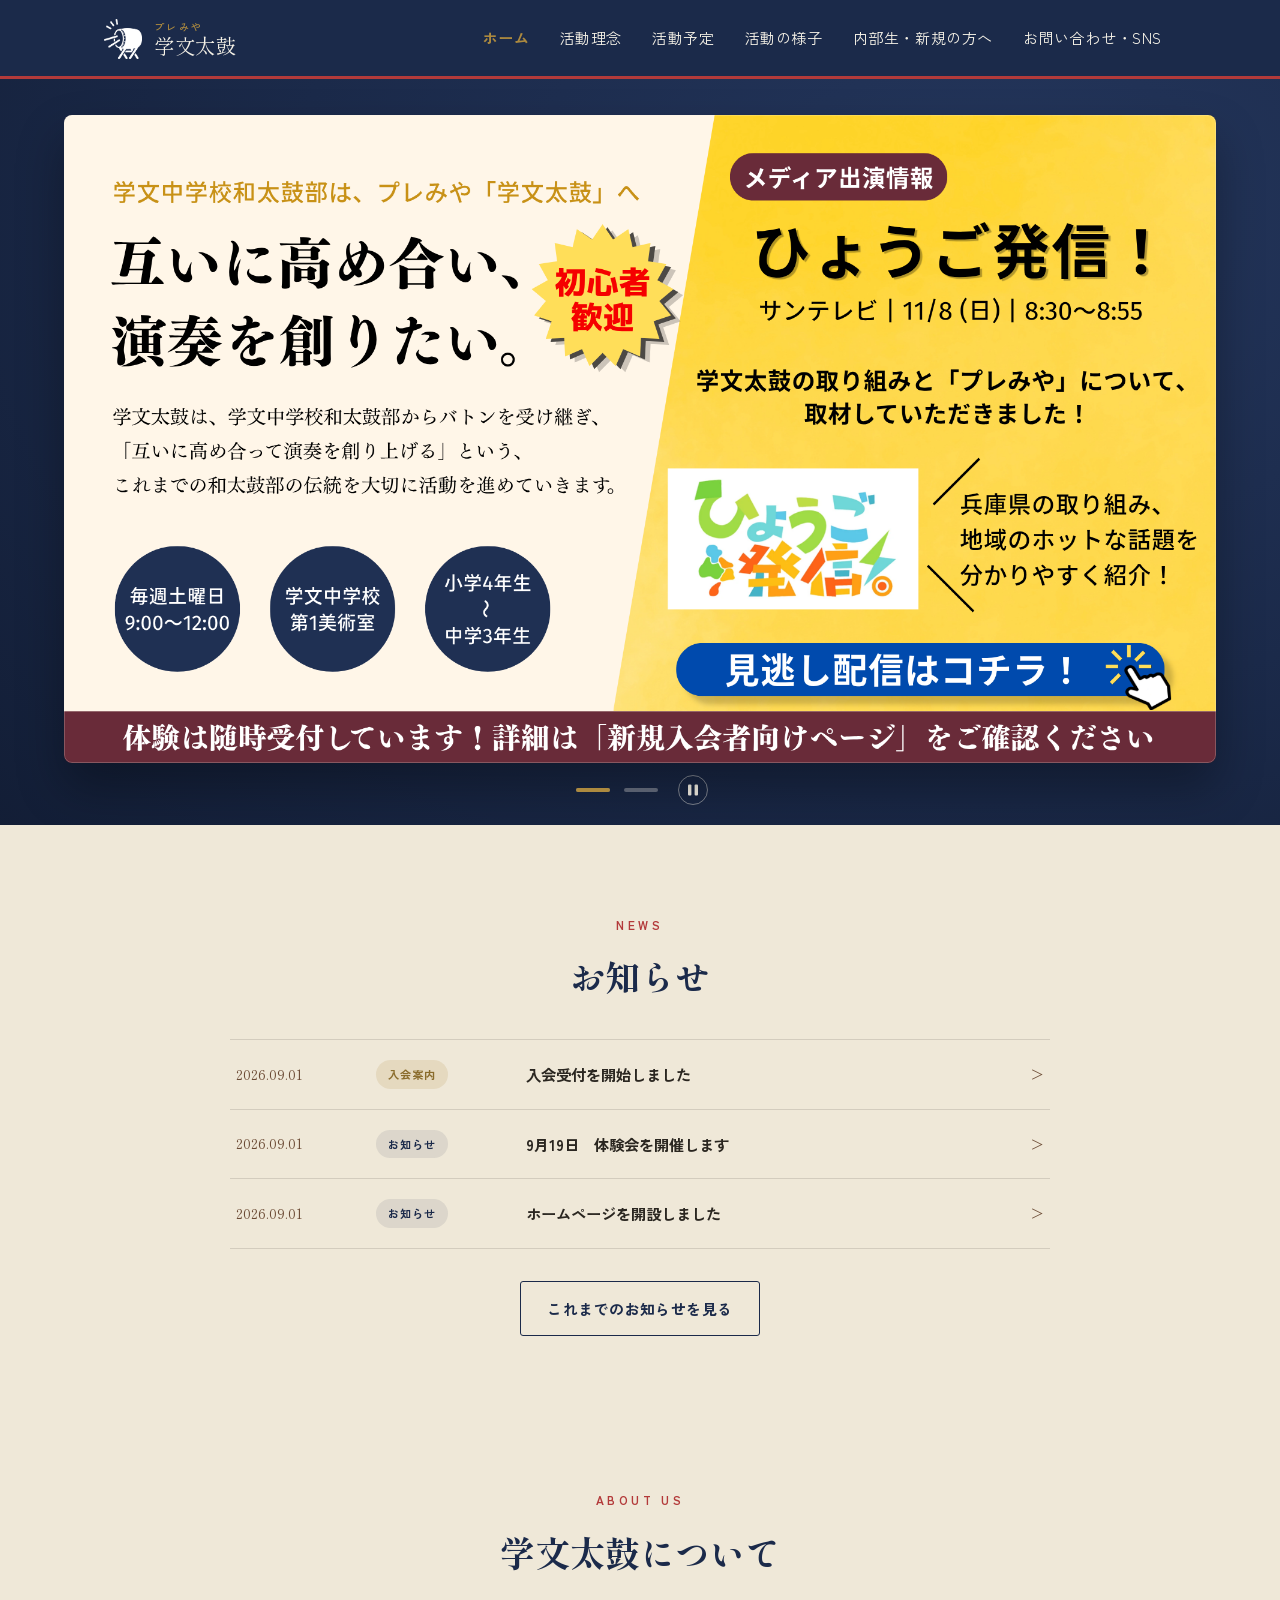
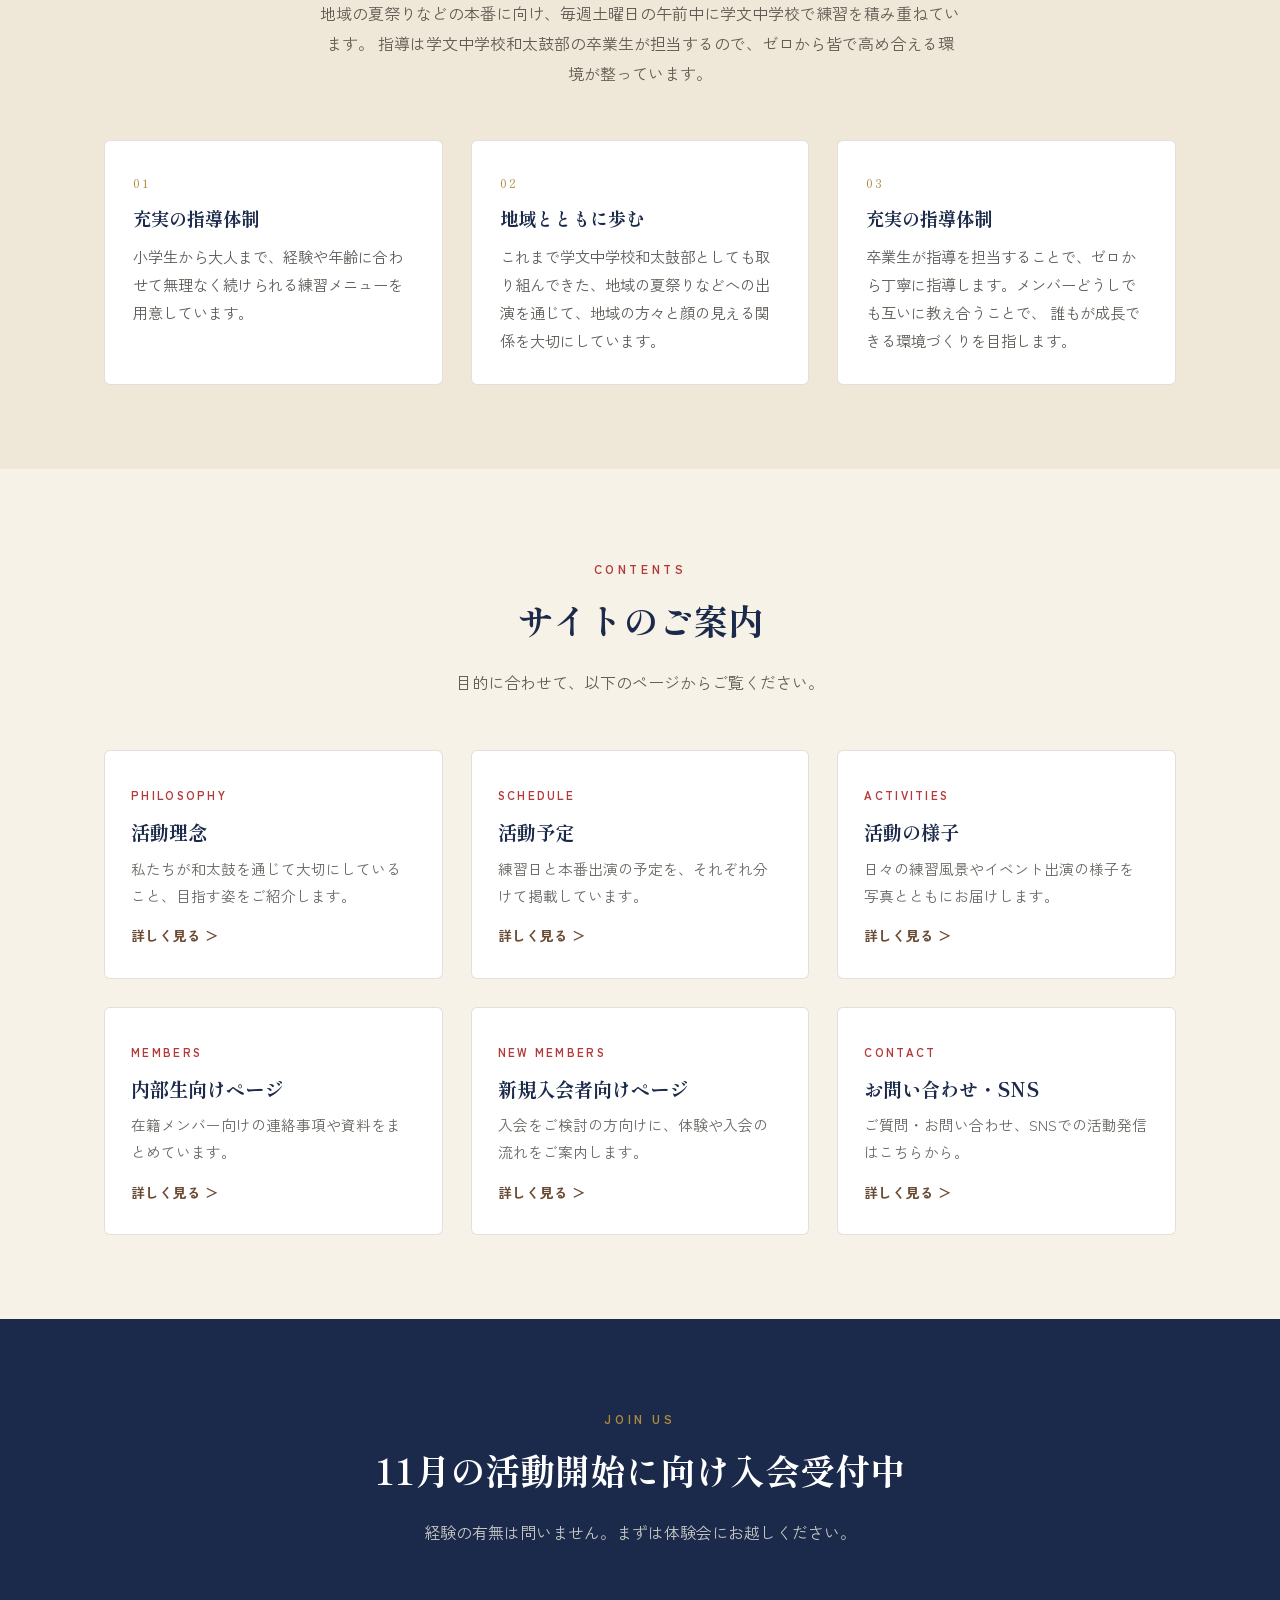
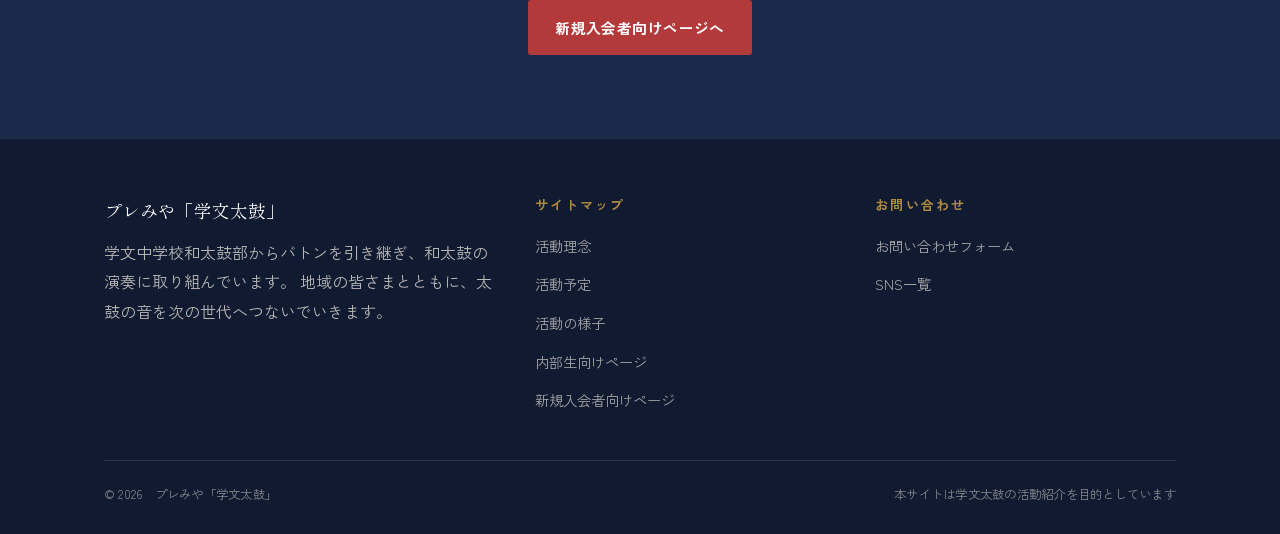
<file: index.html>
<!DOCTYPE html>
<html lang="ja">
<head>
<meta charset="UTF-8">
<meta name="viewport" content="width=device-width, initial-scale=1.0">
<title>プレみや「学文太鼓」｜地域で受け継ぐ、和太鼓の音</title>
<meta name="description" content="学文太鼓は学文中学校和太鼓部の活動を受け継ぎ、和太鼓の演奏を通して互いに高めあえる集団を目指します。">
<link rel="preconnect" href="https://fonts.googleapis.com">
<link rel="preconnect" href="https://fonts.gstatic.com" crossorigin>
<link href="https://fonts.googleapis.com/css2?family=Shippori+Mincho:wght@500;700;800&family=Zen+Kaku+Gothic+New:wght@400;500;700;900&display=swap" rel="stylesheet">
<link rel="stylesheet" href="style.css">
</head>
<body>

<header class="site-header">
  <div class="wrap">
    <a href="index.html" class="brand">
      <span class="mark">
        <img src="和太鼓.png" alt="学文太鼓 ロゴ" width="40" height="40">
      </span>
      <span class="brand-text"><small>プレみや</small>学文太鼓</span>
    </a>
 

    <button class="nav-toggle" aria-label="メニューを開く" aria-expanded="false" aria-controls="mainNav">
      <span></span>
    </button>

    <nav class="main-nav" id="mainNav" aria-label="グローバルナビゲーション">
      <ul>
        <li><a href="index.html" aria-current="page">ホーム</a></li>
        <li><a href="philosophy.html">活動理念</a></li>
        <li><a href="schedule.html">活動予定</a></li>
        <li><a href="activities.html">活動の様子</a></li>
        <li class="has-dropdown">
          <a href="#">内部生・新規の方へ</a>
          <ul class="dropdown">
            <li><a href="members.html">内部生向けページ</a></li>
            <li><a href="newcomers.html">新規入会者向けページ</a></li>
          </ul>
        </li>
        <li><a href="contact.html">お問い合わせ・SNS</a></li>
      </ul>
    </nav>
  </div>
</header>

<main>

  <!-- ▼ トップバナー(スライド) -->
  <section class="hero-banner-section" aria-label="学文太鼓のご案内">
    <h1 class="visually-hidden">プレみや「学文太鼓」</h1>

    <div class="hero-banner" data-banner data-interval="6000" role="region" aria-roledescription="カルーセル" aria-label="入会案内バナー">
      <div class="banner-viewport" aria-live="off">
        <a class="banner-slide is-active" href="https://youtu.be/_viqEcPfsmI?si=lq1VOIf8_FDscDkK&t=416" aria-label="アーカイブはコチラ">
          <img src="学文太鼓_バナー_サンテレビ2.png" alt="学文太鼓 バナー1" width="1920" height="1080" fetchpriority="high" decoding="async">
        </a>
        <a class="banner-slide" href="newcomers.html" aria-label="2枚目:入会・体験のご案内ページへ" aria-hidden="true">
          <img src="学文太鼓_バナー2.png" alt="学文太鼓 バナー2" width="1920" height="1080" decoding="async">
        </a>

        <button type="button" class="banner-arrow prev" aria-label="前のバナーを表示">
          <svg width="20" height="20" viewBox="0 0 20 20" fill="none" aria-hidden="true"><path d="M12.5 4 6.5 10l6 6" stroke="currentColor" stroke-width="2" stroke-linecap="round" stroke-linejoin="round"/></svg>
        </button>
        <button type="button" class="banner-arrow next" aria-label="次のバナーを表示">
          <svg width="20" height="20" viewBox="0 0 20 20" fill="none" aria-hidden="true"><path d="m7.5 4 6 6-6 6" stroke="currentColor" stroke-width="2" stroke-linecap="round" stroke-linejoin="round"/></svg>
        </button>
      </div>

      <div class="banner-controls">
        <button type="button" class="banner-dot is-active" aria-label="1枚目のバナーを表示" aria-current="true"><span class="bar"><span class="fill"></span></span></button>
        <button type="button" class="banner-dot" aria-label="2枚目のバナーを表示"><span class="bar"><span class="fill"></span></span></button>
        <button type="button" class="banner-toggle" aria-label="自動切り替えを停止" aria-pressed="false">
          <svg class="icon-pause" width="14" height="14" viewBox="0 0 14 14" fill="currentColor" aria-hidden="true"><rect x="2" y="1.5" width="3.4" height="11" rx="1"/><rect x="8.6" y="1.5" width="3.4" height="11" rx="1"/></svg>
          <svg class="icon-play" width="14" height="14" viewBox="0 0 14 14" fill="currentColor" aria-hidden="true"><path d="M3.5 1.8v10.4a.6.6 0 0 0 .9.5l8.2-5.2a.6.6 0 0 0 0-1L4.4 1.3a.6.6 0 0 0-.9.5Z"/></svg>
        </button>
      </div>
    </div>
  </section>
  <!-- ▲ トップバナーここまで -->

   <section class="section" style="padding-bottom:64px;">
    <div class="wrap">
      <div class="section-head" style="margin-bottom:36px;">
        <span class="eyebrow">NEWS</span>
        <h2>お知らせ</h2>
      </div>
 
      <div class="news-list">
        <a class="news-item" href="newcomers.html">
          <time datetime="2026-09-01">2026.09.01</time>
          <span class="news-tag is-recruit">入会案内</span>
          <h3>入会受付を開始しました</h3>
          <span class="arrow">＞</span>
        </a>
        <a class="news-item" href="schedule.html">
          <time datetime="2026-09-01">2026.09.01</time>
          <span class="news-tag is-info">お知らせ</span>
          <h3>9月19日　体験会を開催します</h3>
          <span class="arrow">＞</span>
        </a>
        <a class="news-item" href="index.html">
          <time datetime="2026-09-01">2026.09.01</time>
          <span class="news-tag is-info">お知らせ</span>
          <h3>ホームページを開設しました</h3>
          <span class="arrow">＞</span>
        </a>
      </div>
 
      <div class="news-more">
        <a href="activities.html" class="btn btn-dark">これまでのお知らせを見る</a>
      </div>
    </div>
  </section>

  <section class="section">
    <div class="wrap">
      <div class="section-head">
        <span class="eyebrow">ABOUT US</span>
        <h2>学文太鼓について</h2>
        <p>地域の夏祭りなどの本番に向け、毎週土曜日の午前中に学文中学校で練習を積み重ねています。
          指導は学文中学校和太鼓部の卒業生が担当するので、ゼロから皆で高め合える環境が整っています。
        </p>
      </div>

      <div class="grid grid-3">
        <div class="card">
          <span class="num">01</span>
          <h3>充実の指導体制</h3>
          <p>小学生から大人まで、経験や年齢に合わせて無理なく続けられる練習メニューを用意しています。</p>
        </div>
        <div class="card">
          <span class="num">02</span>
          <h3>地域とともに歩む</h3>
          <p>これまで学文中学校和太鼓部としても取り組んできた、地域の夏祭りなどへの出演を通じて、地域の方々と顔の見える関係を大切にしています。</p>
        </div>
        <div class="card">
          <span class="num">03</span>
          <h3>充実の指導体制</h3>
          <p>卒業生が指導を担当することで、ゼロから丁寧に指導します。メンバーどうしでも互いに教え合うことで、
            誰もが成長できる環境づくりを目指します。
          </p>
        </div>
      </div>
    </div>
  </section>

  <section class="section section-alt">
    <div class="wrap">
      <div class="section-head">
        <span class="eyebrow">CONTENTS</span>
        <h2>サイトのご案内</h2>
        <p>目的に合わせて、以下のページからご覧ください。</p>
      </div>

      <div class="grid grid-3">
        <a class="link-card" href="philosophy.html">
          <span class="tag">PHILOSOPHY</span>
          <h3>活動理念</h3>
          <p>私たちが和太鼓を通じて大切にしていること、目指す姿をご紹介します。</p>
          <span class="arrow">詳しく見る ＞</span>
        </a>
        <a class="link-card" href="schedule.html">
          <span class="tag">SCHEDULE</span>
          <h3>活動予定</h3>
          <p>練習日と本番出演の予定を、それぞれ分けて掲載しています。</p>
          <span class="arrow">詳しく見る ＞</span>
        </a>
        <a class="link-card" href="activities.html">
          <span class="tag">ACTIVITIES</span>
          <h3>活動の様子</h3>
          <p>日々の練習風景やイベント出演の様子を写真とともにお届けします。</p>
          <span class="arrow">詳しく見る ＞</span>
        </a>
        <a class="link-card" href="members.html">
          <span class="tag">MEMBERS</span>
          <h3>内部生向けページ</h3>
          <p>在籍メンバー向けの連絡事項や資料をまとめています。</p>
          <span class="arrow">詳しく見る ＞</span>
        </a>
        <a class="link-card" href="newcomers.html">
          <span class="tag">NEW MEMBERS</span>
          <h3>新規入会者向けページ</h3>
          <p>入会をご検討の方向けに、体験や入会の流れをご案内します。</p>
          <span class="arrow">詳しく見る ＞</span>
        </a>
        <a class="link-card" href="contact.html">
          <span class="tag">CONTACT</span>
          <h3>お問い合わせ・SNS</h3>
          <p>ご質問・お問い合わせ、SNSでの活動発信はこちらから。</p>
          <span class="arrow">詳しく見る ＞</span>
        </a>
      </div>
    </div>
  </section>

  <section class="section section-indigo">
    <div class="wrap">
      <div class="section-head">
        <span class="eyebrow">JOIN US</span>
        <h2>11月の活動開始に向け入会受付中</h2>
        <p>経験の有無は問いません。まずは体験会にお越しください。</p>
      </div>
      <div style="text-align:center;">
        <a href="newcomers.html" class="btn btn-primary">新規入会者向けページへ</a>
      </div>
    </div>
  </section>

</main>

<footer class="site-footer">
  <div class="wrap">
    <div class="footer-grid">
      <div>
        <p class="footer-brand">プレみや「学文太鼓」</p>
        <p>学文中学校和太鼓部からバトンを引き継ぎ、和太鼓の演奏に取り組んでいます。
          地域の皆さまとともに、太鼓の音を次の世代へつないでいきます。</p>
      </div>
      <div>
        <h4>サイトマップ</h4>
        <ul>
          <li><a href="philosophy.html">活動理念</a></li>
          <li><a href="schedule.html">活動予定</a></li>
          <li><a href="activities.html">活動の様子</a></li>
          <li><a href="members.html">内部生向けページ</a></li>
          <li><a href="newcomers.html">新規入会者向けページ</a></li>
        </ul>
      </div>
      <div>
        <h4>お問い合わせ</h4>
        <ul>
          <li><a href="contact.html">お問い合わせフォーム</a></li>
          <li><a href="contact.html">SNS一覧</a></li>
        </ul>
      </div>
    </div>
    <div class="copyright">
      <span>&copy; 2026　プレみや「学文太鼓」</span>
      <span>本サイトは学文太鼓の活動紹介を目的としています</span>
    </div>
  </div>
</footer>


<script src="main.js"></script>
</body>
</html>
</file>
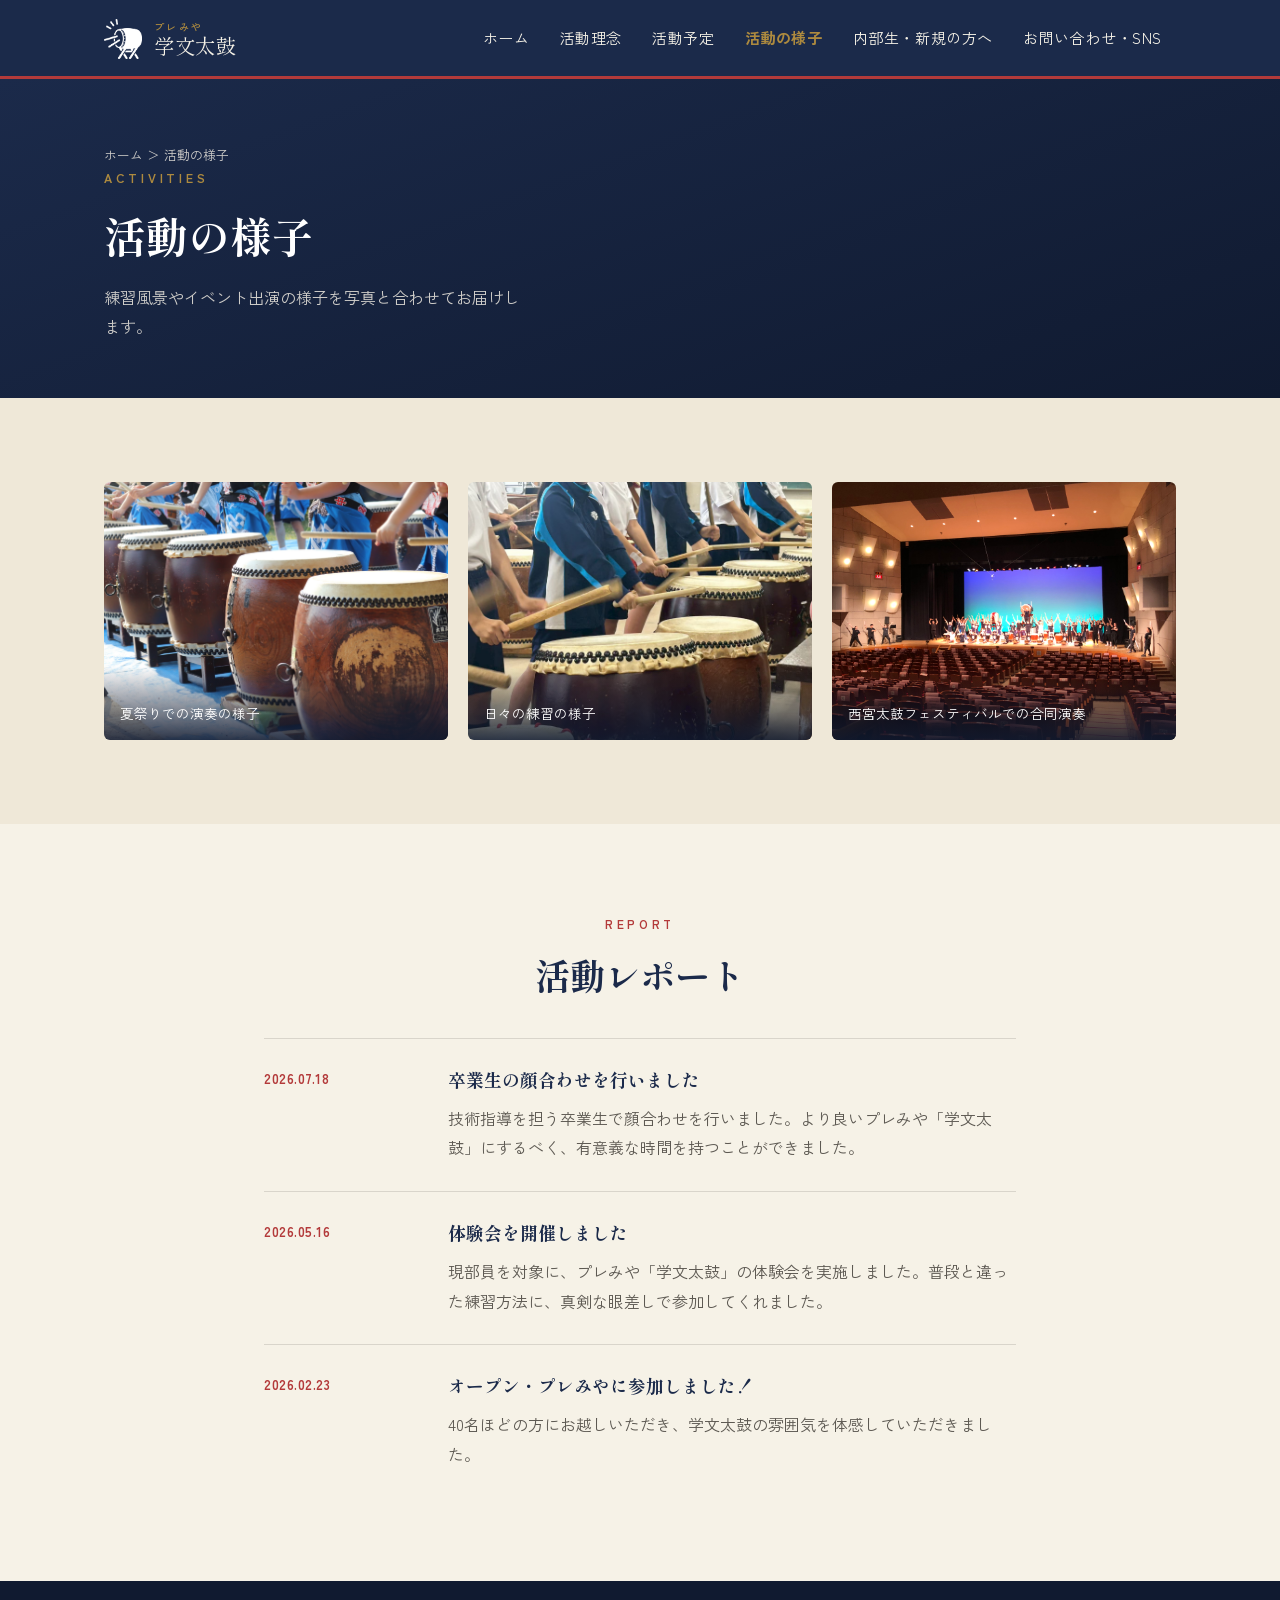
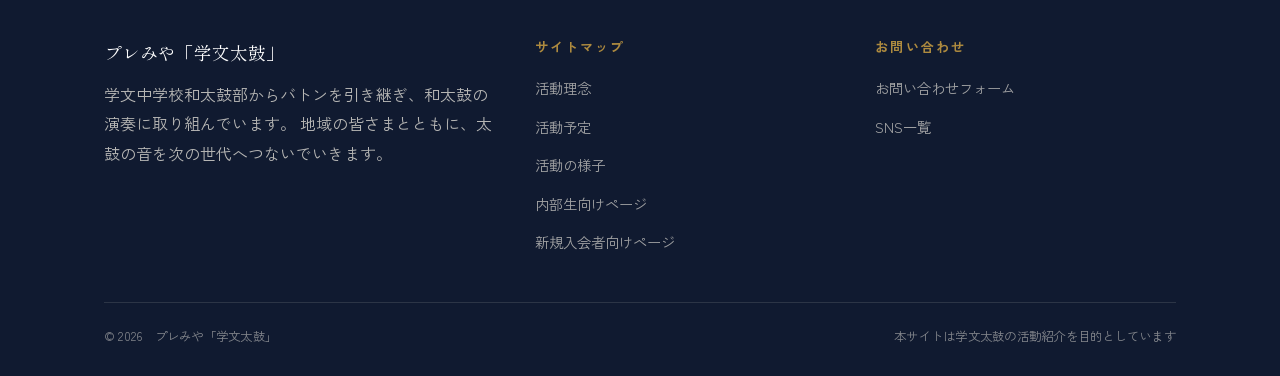
<file: activities.html>
<!DOCTYPE html>
<html lang="ja">
<head>
<meta charset="UTF-8">
<meta name="viewport" content="width=device-width, initial-scale=1.0">
<title>活動の様子｜プレみや「学文太鼓」</title>
<meta name="description" content="学文太鼓の練習風景やイベント出演の様子をご紹介します。">
<link rel="preconnect" href="https://fonts.googleapis.com">
<link rel="preconnect" href="https://fonts.gstatic.com" crossorigin>
<link href="https://fonts.googleapis.com/css2?family=Shippori+Mincho:wght@500;700;800&family=Zen+Kaku+Gothic+New:wght@400;500;700;900&display=swap" rel="stylesheet">
<link rel="stylesheet" href="style.css">
</head>
<body>

<header class="site-header">
  <div class="wrap">
    <a href="index.html" class="brand">
      <span class="mark">
        <img src="和太鼓.png" alt="学文太鼓 ロゴ" width="40" height="40">
      </span>
      <span class="brand-text"><small>プレみや</small>学文太鼓</span>
    </a>
 

    <button class="nav-toggle" aria-label="メニューを開く" aria-expanded="false" aria-controls="mainNav">
      <span></span>
    </button>

    <nav class="main-nav" id="mainNav" aria-label="グローバルナビゲーション">
      <ul>
        <li><a href="index.html">ホーム</a></li>
        <li><a href="philosophy.html">活動理念</a></li>
        <li><a href="schedule.html">活動予定</a></li>
        <li><a href="activities.html" aria-current="page">活動の様子</a></li>
        <li class="has-dropdown">
          <a href="#">内部生・新規の方へ</a>
          <ul class="dropdown">
            <li><a href="members.html">内部生向けページ</a></li>
            <li><a href="newcomers.html">新規入会者向けページ</a></li>
          </ul>
        </li>
        <li><a href="contact.html">お問い合わせ・SNS</a></li>
      </ul>
    </nav>
  </div>
</header>
<main>
  <section class="page-hero">
    <div class="wrap">
      <p class="breadcrumb"><a href="index (3).html">ホーム</a> ＞ 活動の様子</p>
      <p class="eyebrow">ACTIVITIES</p>
      <h1>活動の様子</h1>
      <p>練習風景やイベント出演の様子を写真と合わせてお届けします。</p>
    </div>
  </section>

  <section class="section">
    <div class="wrap">
      <div class="gallery">
        <figure>
          <img src="Stage_2026.JPG" alt="夏祭りでの演奏の様子">
          <figcaption>夏祭りでの演奏の様子</figcaption>
        </figure>
        <figure>
          <img src="practice.jpg" alt="日々の練習の様子">
          <figcaption>日々の練習の様子</figcaption>
        </figure>
        <figure>
          <img src="IMG_6213.jpeg" alt="太鼓フェスティバルでの一瞬">
          <figcaption>西宮太鼓フェスティバルでの合同演奏</figcaption>
        </figure>
      </div>
    </div>
  </section>

  <section class="section section-alt">
    <div class="wrap" style="max-width:800px;">
      <div class="section-head" style="margin-bottom:36px;">
        <span class="eyebrow">REPORT</span>
        <h2>活動レポート</h2>
      </div>

      
      <article class="report">
        <time datetime="2026-07-18">2026.07.18</time>
        <div>
          <h3 style="font-size:1.1rem;">卒業生の顔合わせを行いました</h3>
          <p style="color:rgba(42,38,32,0.75); margin-bottom:0;">技術指導を担う卒業生で顔合わせを行いました。より良いプレみや「学文太鼓」にするべく、有意義な時間を持つことができました。</p>
        </div>
      </article>
      <article class="report">
        <time datetime="2026-05-16">2026.05.16</time>
        <div>
          <h3 style="font-size:1.1rem;">体験会を開催しました</h3>
          <p style="color:rgba(42,38,32,0.75); margin-bottom:0;">現部員を対象に、プレみや「学文太鼓」の体験会を実施しました。普段と違った練習方法に、真剣な眼差しで参加してくれました。</p>
        </div>
      </article>
      <article class="report">
        <time datetime="2026-02-23">2026.02.23</time>
        <div>
          <h3 style="font-size:1.1rem;">オープン・プレみやに参加しました！</h3>
          <p style="color:rgba(42,38,32,0.75); margin-bottom:0;">40名ほどの方にお越しいただき、学文太鼓の雰囲気を体感していただきました。</p>
        </div>
      </article>
    </div>
  </section>
</main>

<footer class="site-footer">
  <div class="wrap">
    <div class="footer-grid">
      <div>
        <p class="footer-brand">プレみや「学文太鼓」</p>
        <p>学文中学校和太鼓部からバトンを引き継ぎ、和太鼓の演奏に取り組んでいます。
          地域の皆さまとともに、太鼓の音を次の世代へつないでいきます。</p>
      </div>
      <div>
        <h4>サイトマップ</h4>
        <ul>
          <li><a href="philosophy.html">活動理念</a></li>
          <li><a href="schedule.html">活動予定</a></li>
          <li><a href="activities.html">活動の様子</a></li>
          <li><a href="members.html">内部生向けページ</a></li>
          <li><a href="newcomers.html">新規入会者向けページ</a></li>
        </ul>
      </div>
      <div>
        <h4>お問い合わせ</h4>
        <ul>
          <li><a href="contact.html">お問い合わせフォーム</a></li>
          <li><a href="contact.html">SNS一覧</a></li>
        </ul>
      </div>
    </div>
    <div class="copyright">
      <span>&copy; 2026　プレみや「学文太鼓」</span>
      <span>本サイトは学文太鼓の活動紹介を目的としています</span>
    </div>
  </div>
</footer>


<script src="main.js"></script>
</body>
</html>
</file>
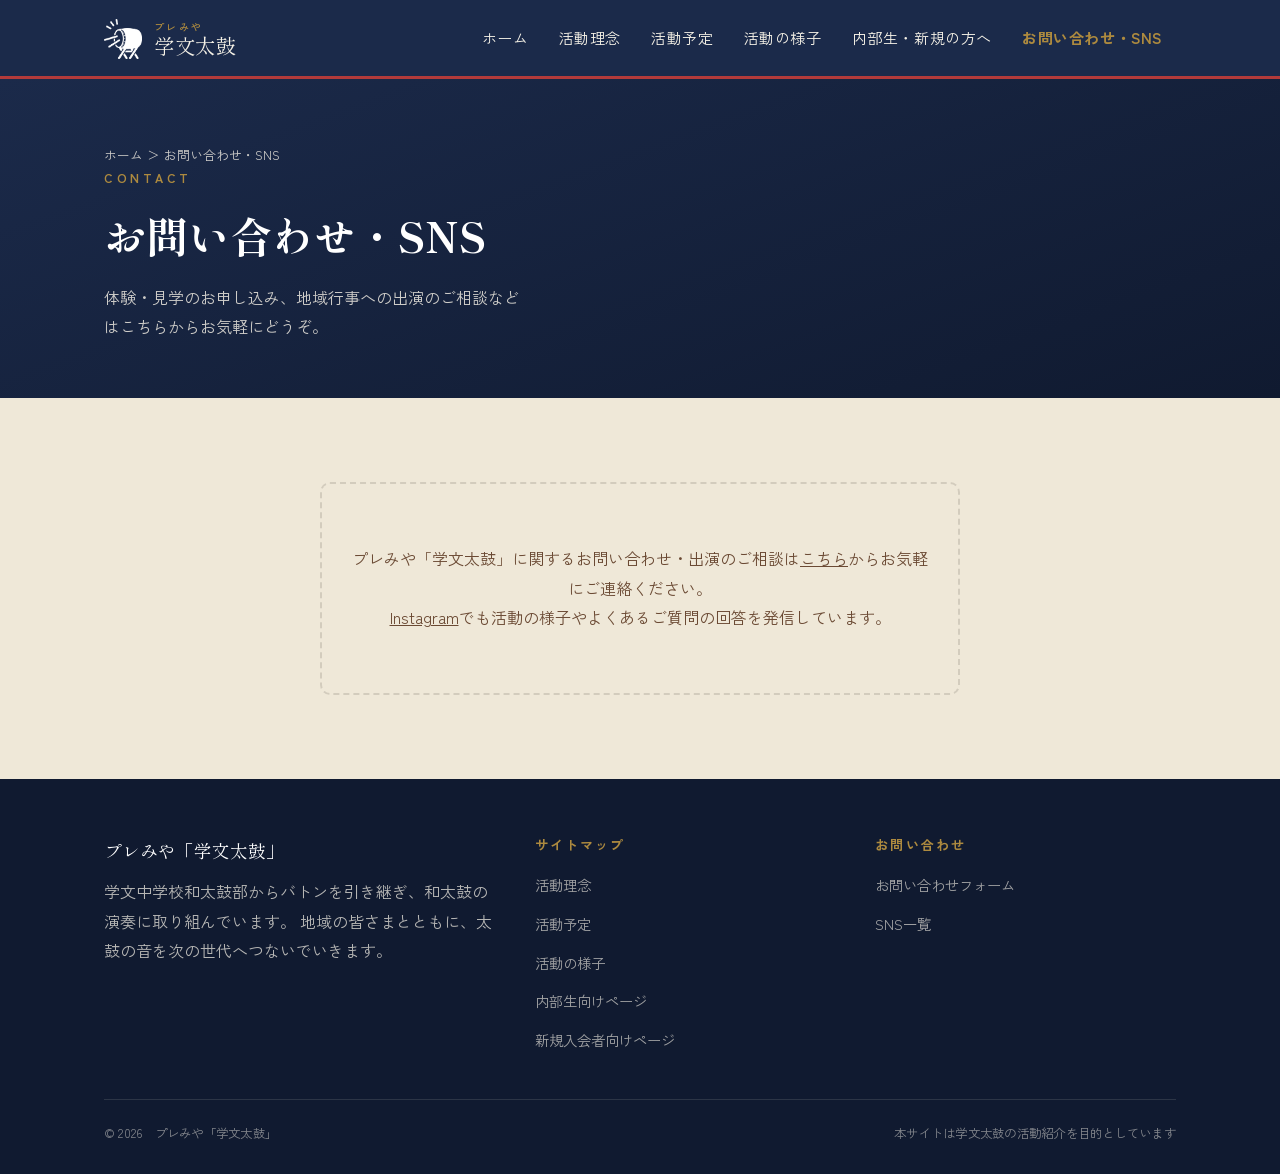
<file: contact.html>
<!DOCTYPE html>
<html lang="ja">
<head>
<meta charset="UTF-8">
<meta name="viewport" content="width=device-width, initial-scale=1.0">
<title>お問い合わせ・SNS｜プレみや「学文太鼓」</title>
<meta name="description" content="プレみや「学文太鼓」へのお問い合わせ、SNSはこちらから。">
<link rel="preconnect" href="https://fonts.googleapis.com">
<link rel="preconnect" href="https://fonts.gstatic.com" crossorigin>
<link href="https://fonts.googleapis.com/css2?family=Shippori+Mincho:wght@500;700;800&family=Zen+Kaku+Gothic+New:wght@400;500;700;900&display=swap" rel="stylesheet">
<link rel="stylesheet" href="style.css">
</head>
<body>

<header class="site-header">
  <div class="wrap">
    <a href="index.html" class="brand">
      <span class="mark">
        <img src="和太鼓.png" alt="学文太鼓 ロゴ" width="40" height="40">
      </span>
      <span class="brand-text"><small>プレみや</small>学文太鼓</span>
    </a>
 

    <button class="nav-toggle" aria-label="メニューを開く" aria-expanded="false" aria-controls="mainNav">
      <span></span>
    </button>

    <nav class="main-nav" id="mainNav" aria-label="グローバルナビゲーション">
      <ul>
        <li><a href="index.html">ホーム</a></li>
        <li><a href="philosophy.html">活動理念</a></li>
        <li><a href="schedule.html">活動予定</a></li>
        <li><a href="activities.html">活動の様子</a></li>
        <li class="has-dropdown">
          <a href="#">内部生・新規の方へ</a>
          <ul class="dropdown">
            <li><a href="members.html">内部生向けページ</a></li>
            <li><a href="newcomers.html">新規入会者向けページ</a></li>
          </ul>
        </li>
        <li><a href="contact.html" aria-current="page">お問い合わせ・SNS</a></li>
      </ul>
    </nav>
  </div>
</header>
<main>
  <section class="page-hero">
    <div class="wrap">
      <p class="breadcrumb"><a href="index.html">ホーム</a> ＞ お問い合わせ・SNS</p>
      <p class="eyebrow">CONTACT</p>
      <h1>お問い合わせ・SNS</h1>
      <p>体験・見学のお申し込み、地域行事への出演のご相談などはこちらからお気軽にどうぞ。</p>
    </div>
  </section>

  <section class="section">
    <div class="wrap">
      <div class="placeholder-box">
        <p style="margin-bottom:0;">プレみや「学文太鼓」に関するお問い合わせ・出演のご相談は<a href="https://r.goope.jp/npo-hitonowa/contact">こちら</a>からお気軽にご連絡ください。<br>
          <a href="https://www.instagram.com/puremiya_taiko/">Instagram</a>でも活動の様子やよくあるご質問の回答を発信しています。</p>
      </div>
    </div>
  </section>
</main>

<footer class="site-footer">
  <div class="wrap">
    <div class="footer-grid">
      <div>
        <p class="footer-brand">プレみや「学文太鼓」</p>
        <p>学文中学校和太鼓部からバトンを引き継ぎ、和太鼓の演奏に取り組んでいます。
          地域の皆さまとともに、太鼓の音を次の世代へつないでいきます。</p>
      </div>
      <div>
        <h4>サイトマップ</h4>
        <ul>
          <li><a href="philosophy.html">活動理念</a></li>
          <li><a href="schedule.html">活動予定</a></li>
          <li><a href="activities.html">活動の様子</a></li>
          <li><a href="members.html">内部生向けページ</a></li>
          <li><a href="newcomers.html">新規入会者向けページ</a></li>
        </ul>
      </div>
      <div>
        <h4>お問い合わせ</h4>
        <ul>
          <li><a href="contact.html">お問い合わせフォーム</a></li>
          <li><a href="contact.html">SNS一覧</a></li>
        </ul>
      </div>
    </div>
    <div class="copyright">
      <span>&copy; 2026　プレみや「学文太鼓」</span>
      <span>本サイトは学文太鼓の活動紹介を目的としています</span>
    </div>
  </div>
</footer>


<script src="main.js"></script>
</body>
</html>
</file>
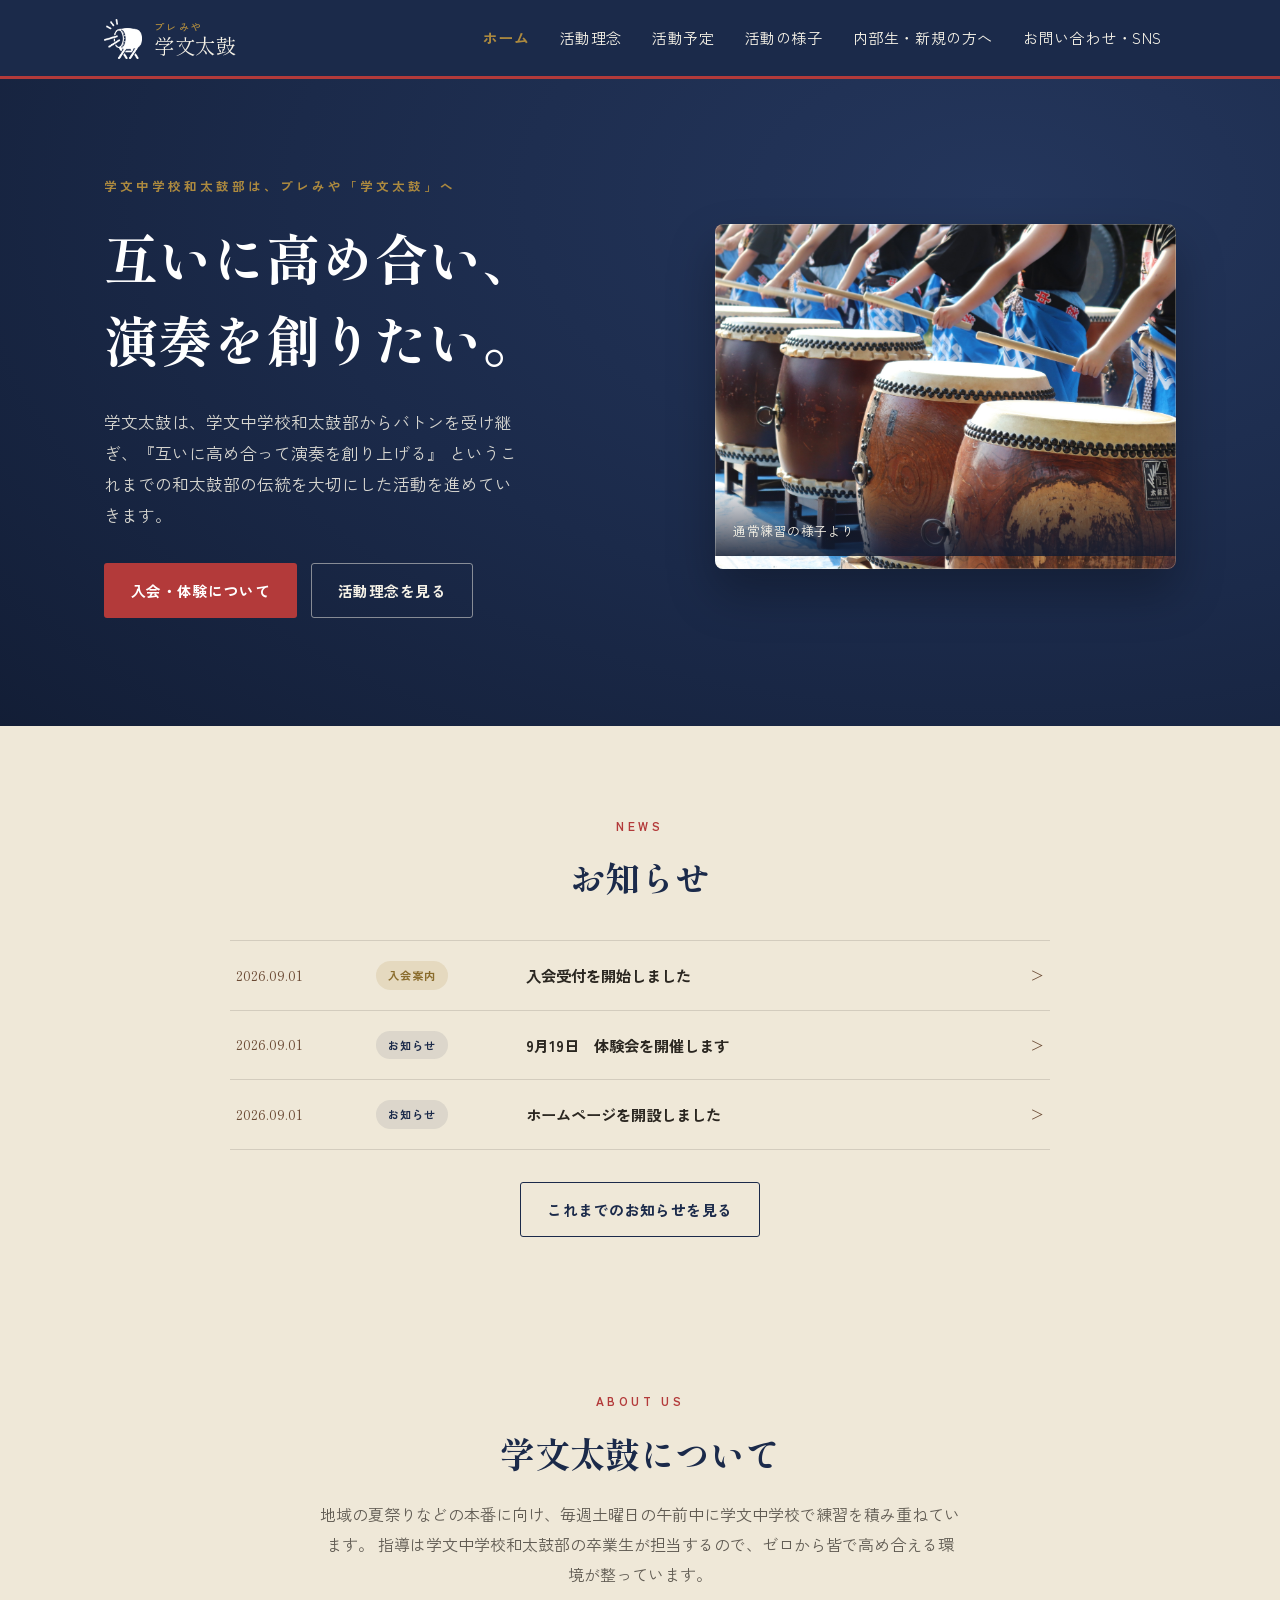
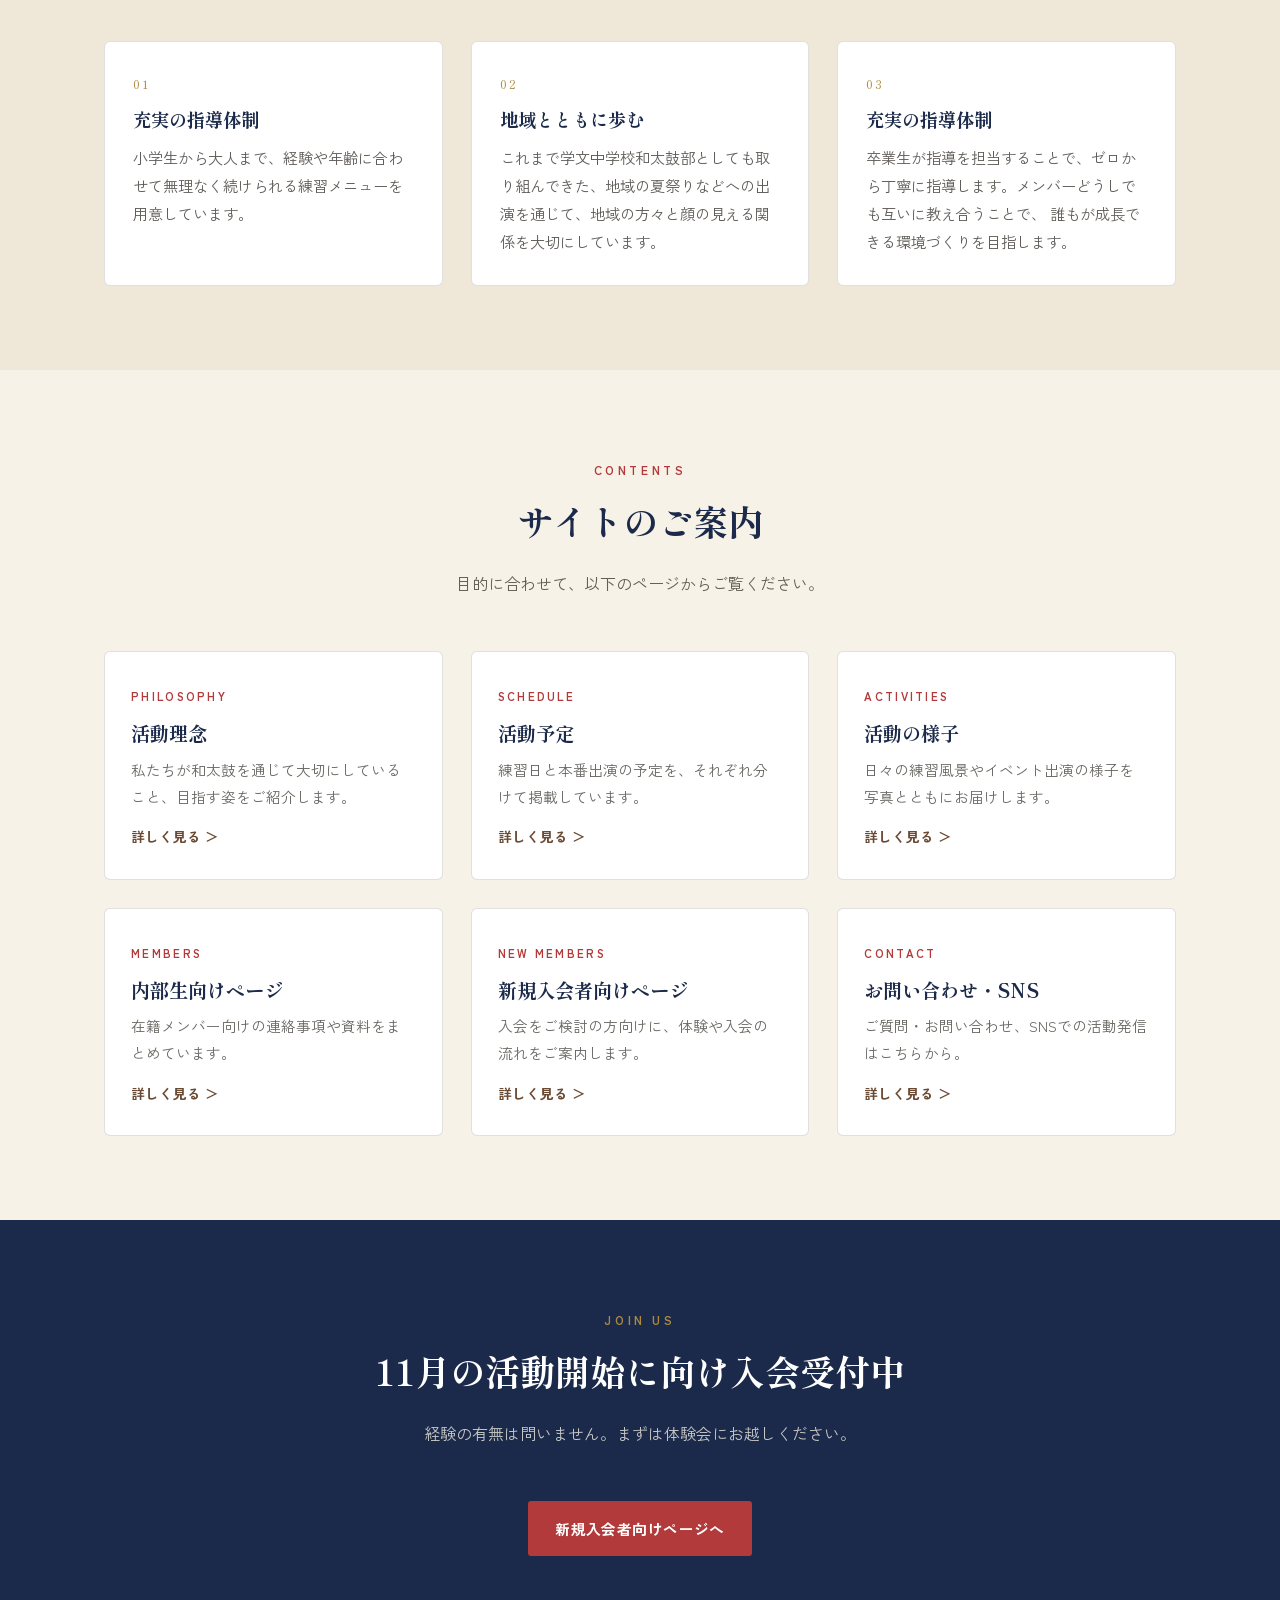
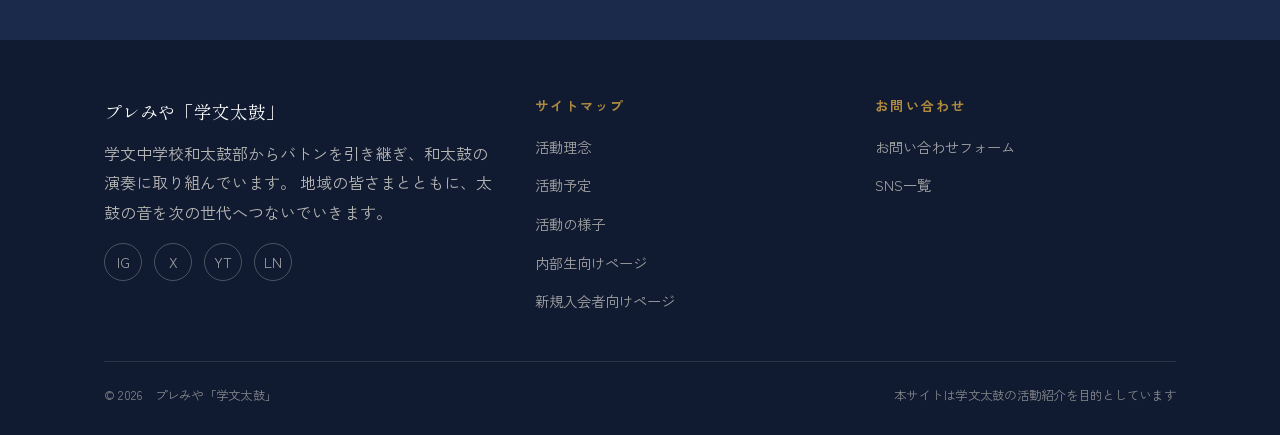
<file: index (3).html>
<!DOCTYPE html>
<html lang="ja">
<head>
<meta charset="UTF-8">
<meta name="viewport" content="width=device-width, initial-scale=1.0">
<title>プレみや「学文太鼓」｜地域で受け継ぐ、和太鼓の音</title>
<meta name="description" content="響-HIBIKI-は、部活動の地域移行をきっかけに生まれた和太鼓団体です。年齢を問わず、地域のみなさんと共に太鼓の音を響かせています。">
<link rel="preconnect" href="https://fonts.googleapis.com">
<link rel="preconnect" href="https://fonts.gstatic.com" crossorigin>
<link href="https://fonts.googleapis.com/css2?family=Shippori+Mincho:wght@500;700;800&family=Zen+Kaku+Gothic+New:wght@400;500;700;900&display=swap" rel="stylesheet">
<link rel="stylesheet" href="style.css">
</head>
<body>

<header class="site-header">
  <div class="wrap">
    <a href="index (3).html" class="brand">
      <span class="mark">
        <img src="和太鼓.png" alt="響-HIBIKI- ロゴ" width="40" height="40">
      </span>
      <span class="brand-text"><small>プレみや</small>学文太鼓</span>
    </a>
 

    <button class="nav-toggle" aria-label="メニューを開く" aria-expanded="false" aria-controls="mainNav">
      <span></span>
    </button>

    <nav class="main-nav" id="mainNav" aria-label="グローバルナビゲーション">
      <ul>
        <li><a href="index (3).html" aria-current="page">ホーム</a></li>
        <li><a href="philosophy.html">活動理念</a></li>
        <li><a href="schedule.html">活動予定</a></li>
        <li><a href="activities.html">活動の様子</a></li>
        <li class="has-dropdown">
          <a href="#">内部生・新規の方へ</a>
          <ul class="dropdown">
            <li><a href="members.html">内部生向けページ</a></li>
            <li><a href="newcomers.html">新規入会者向けページ</a></li>
          </ul>
        </li>
        <li><a href="contact.html">お問い合わせ・SNS</a></li>
      </ul>
    </nav>
  </div>
</header>

<main>

  <section class="hero">
    <div class="wrap">
       <div class="hero-grid">
        <div class="hero-copy">
      <p class="hero-eyebrow">学文中学校和太鼓部は、プレみや「学文太鼓」へ</p>
      <h1>互いに高め合い、<br>演奏を創りたい。</h1>
      <p class="lead">学文太鼓は、学文中学校和太鼓部からバトンを受け継ぎ、『互いに高め合って演奏を創り上げる』
                      というこれまでの和太鼓部の伝統を大切にした活動を進めていきます。</p>
      <div class="hero-actions">
        <a href="newcomers.html" class="btn btn-primary">入会・体験について</a>
        <a href="philosophy.html" class="btn btn-ghost">活動理念を見る</a>
      </div>
    </div>
    <div class="hero-media">
          <img src="Drum_stage.JPG" alt="太鼓を打つメンバーの様子">
          <p class="caption">通常練習の様子より</p>
        </div>
       </div>
    </div>
  </section>

   <section class="section" style="padding-bottom:64px;">
    <div class="wrap">
      <div class="section-head" style="margin-bottom:36px;">
        <span class="eyebrow">NEWS</span>
        <h2>お知らせ</h2>
      </div>
 
      <div class="news-list">
        <a class="news-item" href="newcomers.html">
          <time datetime="2026-09-01">2026.09.01</time>
          <span class="news-tag is-recruit">入会案内</span>
          <h3>入会受付を開始しました</h3>
          <span class="arrow">＞</span>
        </a>
        <a class="news-item" href="schedule.html">
          <time datetime="2026-09-01">2026.09.01</time>
          <span class="news-tag is-info">お知らせ</span>
          <h3>9月19日　体験会を開催します</h3>
          <span class="arrow">＞</span>
        </a>
        <a class="news-item" href="index (3).html">
          <time datetime="2026-09-01">2026.09.01</time>
          <span class="news-tag is-info">お知らせ</span>
          <h3>ホームページを開設しました</h3>
          <span class="arrow">＞</span>
        </a>
      </div>
 
      <div class="news-more">
        <a href="activities.html" class="btn btn-dark">これまでのお知らせを見る</a>
      </div>
    </div>
  </section>

  <section class="section">
    <div class="wrap">
      <div class="section-head">
        <span class="eyebrow">ABOUT US</span>
        <h2>学文太鼓について</h2>
        <p>地域の夏祭りなどの本番に向け、毎週土曜日の午前中に学文中学校で練習を積み重ねています。
          指導は学文中学校和太鼓部の卒業生が担当するので、ゼロから皆で高め合える環境が整っています。
        </p>
      </div>

      <div class="grid grid-3">
        <div class="card">
          <span class="num">01</span>
          <h3>充実の指導体制</h3>
          <p>小学生から大人まで、経験や年齢に合わせて無理なく続けられる練習メニューを用意しています。</p>
        </div>
        <div class="card">
          <span class="num">02</span>
          <h3>地域とともに歩む</h3>
          <p>これまで学文中学校和太鼓部としても取り組んできた、地域の夏祭りなどへの出演を通じて、地域の方々と顔の見える関係を大切にしています。</p>
        </div>
        <div class="card">
          <span class="num">03</span>
          <h3>充実の指導体制</h3>
          <p>卒業生が指導を担当することで、ゼロから丁寧に指導します。メンバーどうしでも互いに教え合うことで、
            誰もが成長できる環境づくりを目指します。
          </p>
        </div>
      </div>
    </div>
  </section>

  <section class="section section-alt">
    <div class="wrap">
      <div class="section-head">
        <span class="eyebrow">CONTENTS</span>
        <h2>サイトのご案内</h2>
        <p>目的に合わせて、以下のページからご覧ください。</p>
      </div>

      <div class="grid grid-3">
        <a class="link-card" href="philosophy.html">
          <span class="tag">PHILOSOPHY</span>
          <h3>活動理念</h3>
          <p>私たちが和太鼓を通じて大切にしていること、目指す姿をご紹介します。</p>
          <span class="arrow">詳しく見る ＞</span>
        </a>
        <a class="link-card" href="schedule.html">
          <span class="tag">SCHEDULE</span>
          <h3>活動予定</h3>
          <p>練習日と本番出演の予定を、それぞれ分けて掲載しています。</p>
          <span class="arrow">詳しく見る ＞</span>
        </a>
        <a class="link-card" href="activities.html">
          <span class="tag">ACTIVITIES</span>
          <h3>活動の様子</h3>
          <p>日々の練習風景やイベント出演の様子を写真とともにお届けします。</p>
          <span class="arrow">詳しく見る ＞</span>
        </a>
        <a class="link-card" href="members.html">
          <span class="tag">MEMBERS</span>
          <h3>内部生向けページ</h3>
          <p>在籍メンバー向けの連絡事項や資料をまとめています。</p>
          <span class="arrow">詳しく見る ＞</span>
        </a>
        <a class="link-card" href="newcomers.html">
          <span class="tag">NEW MEMBERS</span>
          <h3>新規入会者向けページ</h3>
          <p>入会をご検討の方向けに、体験や入会の流れをご案内します。</p>
          <span class="arrow">詳しく見る ＞</span>
        </a>
        <a class="link-card" href="contact.html">
          <span class="tag">CONTACT</span>
          <h3>お問い合わせ・SNS</h3>
          <p>ご質問・お問い合わせ、SNSでの活動発信はこちらから。</p>
          <span class="arrow">詳しく見る ＞</span>
        </a>
      </div>
    </div>
  </section>

  <section class="section section-indigo">
    <div class="wrap">
      <div class="section-head">
        <span class="eyebrow">JOIN US</span>
        <h2>11月の活動開始に向け入会受付中</h2>
        <p>経験の有無は問いません。まずは体験会にお越しください。</p>
      </div>
      <div style="text-align:center;">
        <a href="newcomers.html" class="btn btn-primary">新規入会者向けページへ</a>
      </div>
    </div>
  </section>

</main>

<footer class="site-footer">
  <div class="wrap">
    <div class="footer-grid">
      <div>
        <p class="footer-brand">プレみや「学文太鼓」</p>
        <p>学文中学校和太鼓部からバトンを引き継ぎ、和太鼓の演奏に取り組んでいます。
          地域の皆さまとともに、太鼓の音を次の世代へつないでいきます。</p>
        <div class="sns-row">
          <a href="contact.html" aria-label="Instagram">IG</a>
          <a href="contact.html" aria-label="X">X</a>
          <a href="contact.html" aria-label="YouTube">YT</a>
          <a href="contact.html" aria-label="LINE">LN</a>
        </div>
      </div>
      <div>
        <h4>サイトマップ</h4>
        <ul>
          <li><a href="philosophy.html">活動理念</a></li>
          <li><a href="schedule.html">活動予定</a></li>
          <li><a href="activities.html">活動の様子</a></li>
          <li><a href="members.html">内部生向けページ</a></li>
          <li><a href="newcomers.html">新規入会者向けページ</a></li>
        </ul>
      </div>
      <div>
        <h4>お問い合わせ</h4>
        <ul>
          <li><a href="contact.html">お問い合わせフォーム</a></li>
          <li><a href="contact.html">SNS一覧</a></li>
        </ul>
      </div>
    </div>
    <div class="copyright">
      <span>&copy; 2026　プレみや「学文太鼓」</span>
      <span>本サイトは学文太鼓の活動紹介を目的としています</span>
    </div>
  </div>
</footer>

<script src="main.js"></script>
</body>
</html>
</file>
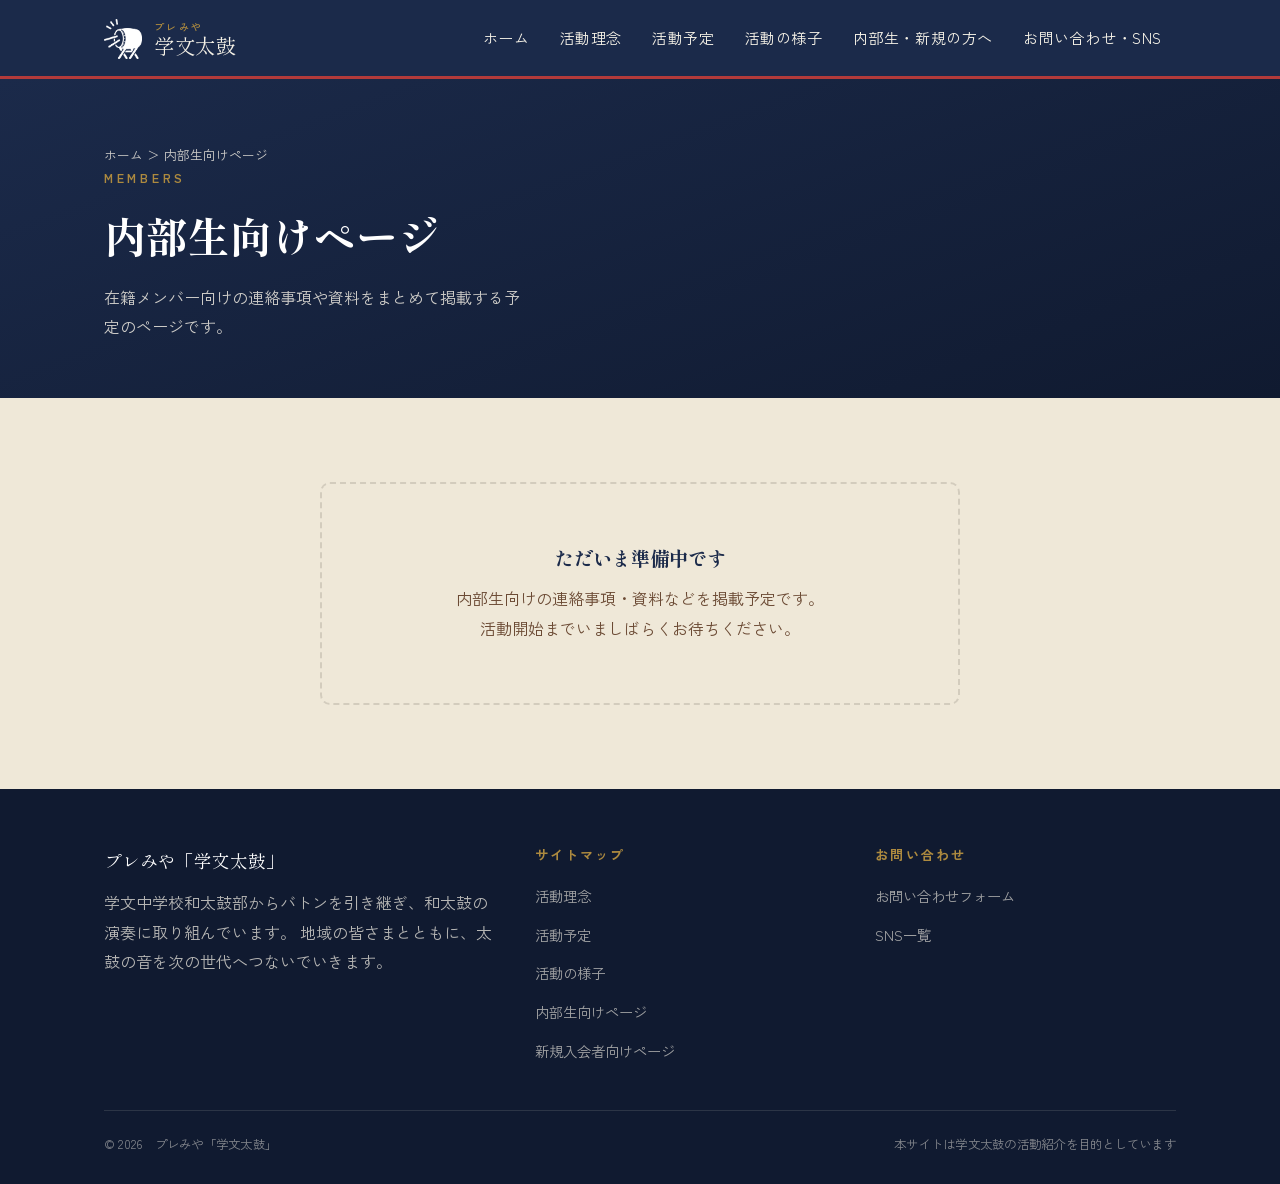
<file: members.html>
<!DOCTYPE html>
<html lang="ja">
<head>
<meta charset="UTF-8">
<meta name="viewport" content="width=device-width, initial-scale=1.0">
<title>内部生向けページ｜プレみや「学文太鼓」</title>
<meta name="description" content="プレみや「学文太鼓」の内部生向けページです。">
<link rel="preconnect" href="https://fonts.googleapis.com">
<link rel="preconnect" href="https://fonts.gstatic.com" crossorigin>
<link href="https://fonts.googleapis.com/css2?family=Shippori+Mincho:wght@500;700;800&family=Zen+Kaku+Gothic+New:wght@400;500;700;900&display=swap" rel="stylesheet">
<link rel="stylesheet" href="style.css">
</head>
<body>

<header class="site-header">
  <div class="wrap">
    <a href="index.html" class="brand">
      <span class="mark">
        <img src="和太鼓.png" alt="学文太鼓 ロゴ" width="40" height="40">
      </span>
      <span class="brand-text"><small>プレみや</small>学文太鼓</span>
    </a>
 

    <button class="nav-toggle" aria-label="メニューを開く" aria-expanded="false" aria-controls="mainNav">
      <span></span>
    </button>

    <nav class="main-nav" id="mainNav" aria-label="グローバルナビゲーション">
      <ul>
        <li><a href="index.html">ホーム</a></li>
        <li><a href="philosophy.html">活動理念</a></li>
        <li><a href="schedule.html">活動予定</a></li>
        <li><a href="activities.html">活動の様子</a></li>
        <li class="has-dropdown">
          <a href="#">内部生・新規の方へ</a>
          <ul class="dropdown">
            <li><a href="members.html" aria-current="page">内部生向けページ</a></li>
            <li><a href="newcomers.html">新規入会者向けページ</a></li>
          </ul>
        </li>
        <li><a href="contact.html">お問い合わせ・SNS</a></li>
      </ul>
    </nav>
  </div>
</header>
<main>
  <section class="page-hero">
    <div class="wrap">
      <p class="breadcrumb"><a href="index (3).html">ホーム</a> ＞ 内部生向けページ</p>
      <p class="eyebrow">MEMBERS</p>
      <h1>内部生向けページ</h1>
      <p>在籍メンバー向けの連絡事項や資料をまとめて掲載する予定のページです。</p>
    </div>
  </section>

  <section class="section">
    <div class="wrap">
      <div class="placeholder-box">
        <h2 style="font-size:1.2rem; margin-bottom:.6em;">ただいま準備中です</h2>
        <p style="margin-bottom:0;">内部生向けの連絡事項・資料などを掲載予定です。<br>活動開始までいましばらくお待ちください。</p>
      </div>
    </div>
  </section>
</main>

<footer class="site-footer">
  <div class="wrap">
    <div class="footer-grid">
      <div>
        <p class="footer-brand">プレみや「学文太鼓」</p>
        <p>学文中学校和太鼓部からバトンを引き継ぎ、和太鼓の演奏に取り組んでいます。
          地域の皆さまとともに、太鼓の音を次の世代へつないでいきます。</p>
      </div>
      <div>
        <h4>サイトマップ</h4>
        <ul>
          <li><a href="philosophy.html">活動理念</a></li>
          <li><a href="schedule.html">活動予定</a></li>
          <li><a href="activities.html">活動の様子</a></li>
          <li><a href="members.html">内部生向けページ</a></li>
          <li><a href="newcomers.html">新規入会者向けページ</a></li>
        </ul>
      </div>
      <div>
        <h4>お問い合わせ</h4>
        <ul>
          <li><a href="contact.html">お問い合わせフォーム</a></li>
          <li><a href="contact.html">SNS一覧</a></li>
        </ul>
      </div>
    </div>
    <div class="copyright">
      <span>&copy; 2026　プレみや「学文太鼓」</span>
      <span>本サイトは学文太鼓の活動紹介を目的としています</span>
    </div>
  </div>
</footer>


<script src="main.js"></script>
</body>
</html>
</file>
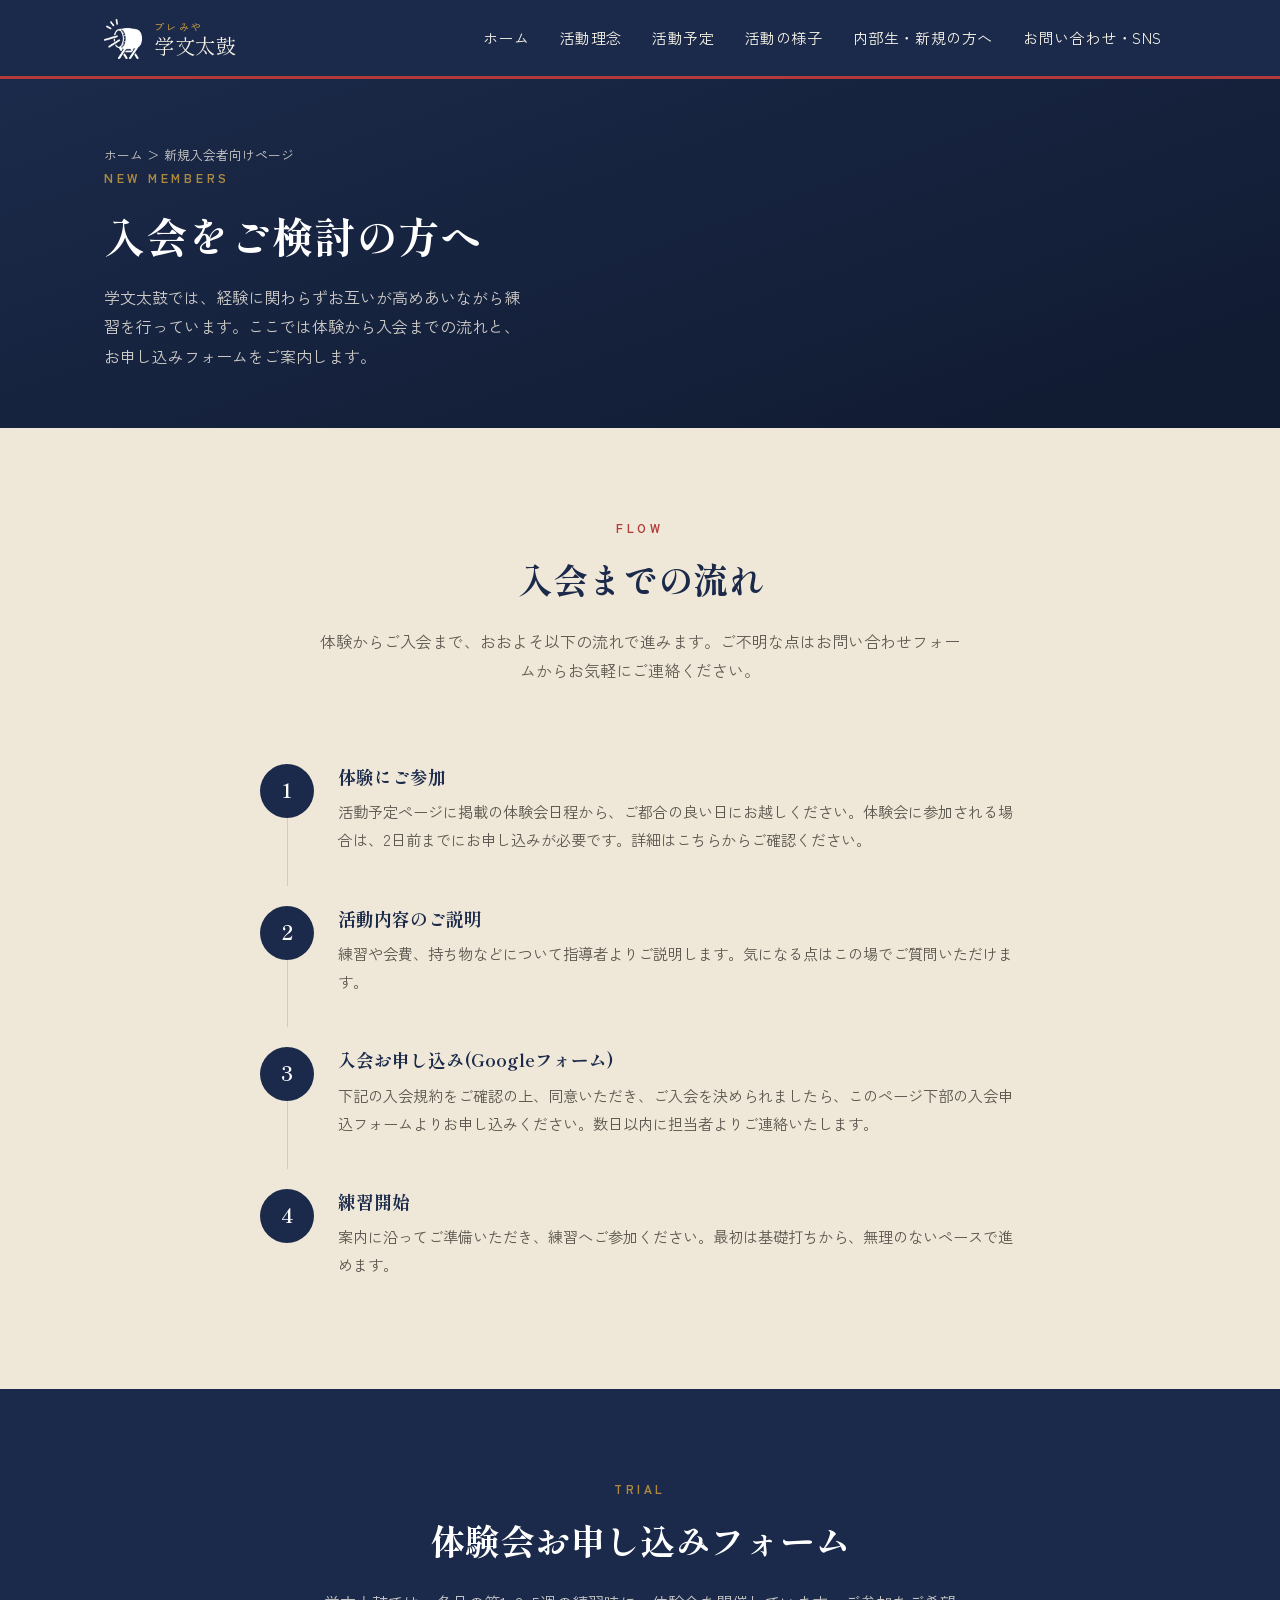
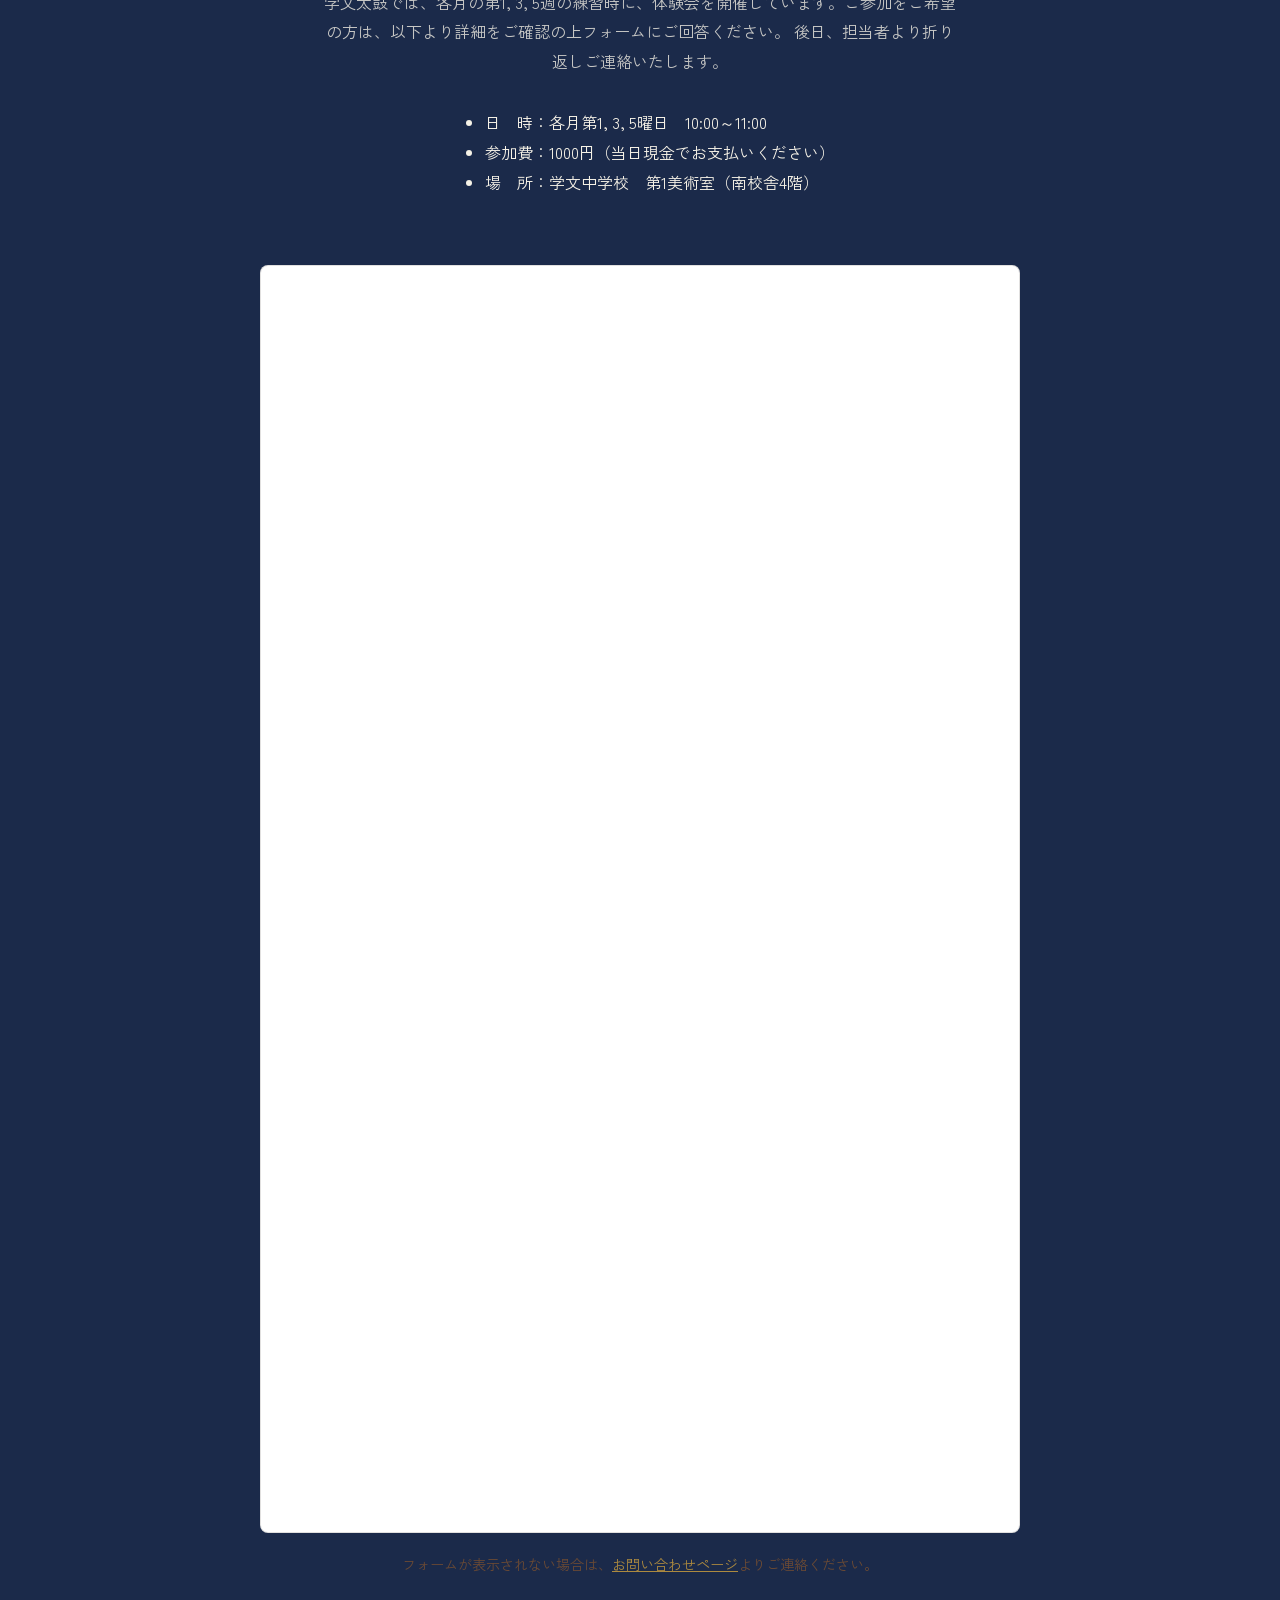
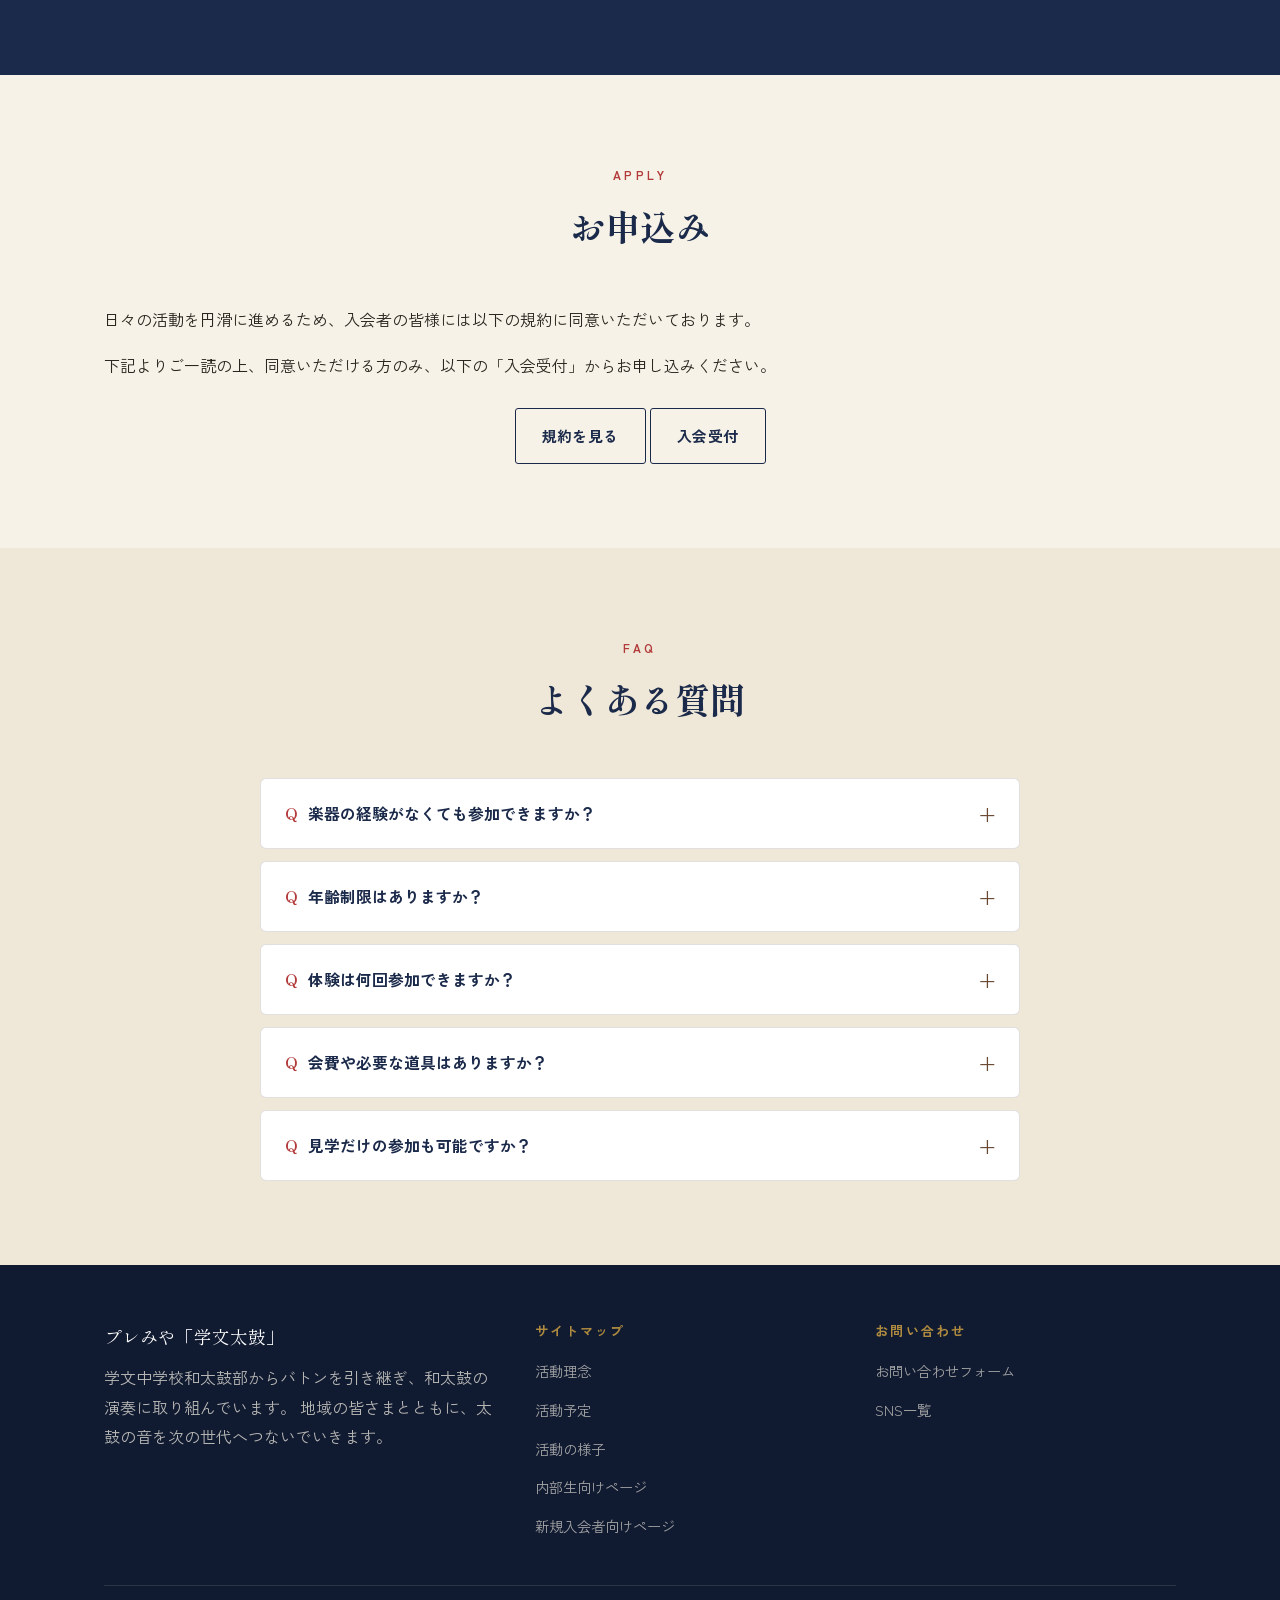
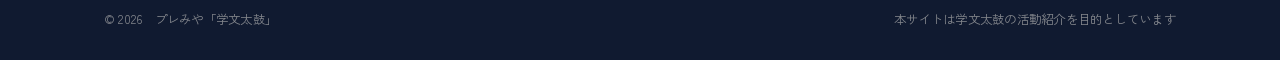
<file: newcomers.html>
<!DOCTYPE html>
<html lang="ja">
<head>
<meta charset="UTF-8">
<meta name="viewport" content="width=device-width, initial-scale=1.0">
<title>新規入会者向けページ｜プレみや「学文太鼓」</title>
<meta name="description" content="プレみや「学文太鼓」への入会をご検討の方へ。体験稽古の流れ、よくある質問、お申し込みフォームをご案内します。">
<link rel="preconnect" href="https://fonts.googleapis.com">
<link rel="preconnect" href="https://fonts.gstatic.com" crossorigin>
<link href="https://fonts.googleapis.com/css2?family=Shippori+Mincho:wght@500;700;800&family=Zen+Kaku+Gothic+New:wght@400;500;700;900&display=swap" rel="stylesheet">
<link rel="stylesheet" href="style.css">
</head>
<body>

<header class="site-header">
  <div class="wrap">
    <a href="index.html" class="brand">
      <span class="mark">
        <img src="和太鼓.png" alt="学文太鼓 ロゴ" width="40" height="40">
      </span>
      <span class="brand-text"><small>プレみや</small>学文太鼓</span>
    </a>
 

    <button class="nav-toggle" aria-label="メニューを開く" aria-expanded="false" aria-controls="mainNav">
      <span></span>
    </button>

    <nav class="main-nav" id="mainNav" aria-label="グローバルナビゲーション">
      <ul>
        <li><a href="index.html">ホーム</a></li>
        <li><a href="philosophy.html">活動理念</a></li>
        <li><a href="schedule.html">活動予定</a></li>
        <li><a href="activities.html">活動の様子</a></li>
        <li class="has-dropdown">
          <a href="#">内部生・新規の方へ</a>
          <ul class="dropdown">
            <li><a href="members.html">内部生向けページ</a></li>
            <li><a href="newcomers.html" aria-current="page">新規入会者向けページ</a></li>
          </ul>
        </li>
        <li><a href="contact.html">お問い合わせ・SNS</a></li>
      </ul>
    </nav>
  </div>
</header>
<main>
  <section class="page-hero">
    <div class="wrap">
      <p class="breadcrumb"><a href="index.html">ホーム</a> ＞ 新規入会者向けページ</p>
      <p class="eyebrow">NEW MEMBERS</p>
      <h1>入会をご検討の方へ</h1>
      <p>学文太鼓では、経験に関わらずお互いが高めあいながら練習を行っています。ここでは体験から入会までの流れと、お申し込みフォームをご案内します。</p>
    </div>
  </section>

  <section class="section">
    <div class="wrap">
      <div class="section-head">
        <span class="eyebrow">FLOW</span>
        <h2>入会までの流れ</h2>
        <p>体験からご入会まで、おおよそ以下の流れで進みます。ご不明な点はお問い合わせフォームからお気軽にご連絡ください。</p>
      </div>

      <div class="step-list">
        <div class="step-item">
          <div class="step-num">1</div>
          <div>
            <h3>体験にご参加</h3>
            <p>活動予定ページに掲載の体験会日程から、ご都合の良い日にお越しください。体験会に参加される場合は、2日前までにお申し込みが必要です。詳細はこちらからご確認ください。</p>
          </div>
        </div>
        <div class="step-item">
          <div class="step-num">2</div>
          <div>
            <h3>活動内容のご説明</h3>
            <p>練習や会費、持ち物などについて指導者よりご説明します。気になる点はこの場でご質問いただけます。</p>
          </div>
        </div>
        <div class="step-item">
          <div class="step-num">3</div>
          <div>
            <h3>入会お申し込み(Googleフォーム)</h3>
            <p>下記の入会規約をご確認の上、同意いただき、ご入会を決められましたら、このページ下部の入会申込フォームよりお申し込みください。数日以内に担当者よりご連絡いたします。</p>
          </div>
        </div>
        <div class="step-item">
          <div class="step-num">4</div>
          <div>
            <h3>練習開始</h3>
            <p>案内に沿ってご準備いただき、練習へご参加ください。最初は基礎打ちから、無理のないペースで進めます。</p>
          </div>
        </div>
      </div>
    </div>
  </section>

  <section class="section section-indigo">
    <div class="wrap">
      <div class="section-head">
        <span class="eyebrow">TRIAL</span>
        <h2>体験会お申し込みフォーム</h2>
        <p>学文太鼓では、各月の第1, 3, 5週の練習時に、体験会を開催しています。ご参加をご希望の方は、以下より詳細をご確認の上フォームにご回答ください。
          後日、担当者より折り返しご連絡いたします。</p>
        <ul style="display:inline-block; text-align:left;">
          <li>日　時：各月第1, 3, 5曜日　10:00～11:00</li>
          <li>参加費：1000円（当日現金でお支払いください）</li>
          <li>場　所：学文中学校　第1美術室（南校舎4階）</li>
        </ul>
      </div>

      <div class="form-embed-wrap">
        <div class="form-embed">
          <!--
            ここに実際のGoogleフォームのembed用URLを設定してください。
            Googleフォームの「送信」→「＜＞埋め込み」タブに表示されるsrc URLを
            下記の src="" 部分に貼り付けるだけで反映されます。
          -->
          <iframe src="https://docs.google.com/forms/d/e/1FAIpQLSe6m0mlAebbMLMB0k5xMD1ouEJB6Lgw7Qp8XMUYNYfOhZq-Wg/viewform?embedded=true" width="100%" height="4014" frameborder="0" marginheight="0" marginwidth="0">読み込んでいます…</iframe>
        </div>
      </div>
      <p class="form-fallback">フォームが表示されない場合は、<a href="contact.html" style="color:var(--gold); text-decoration:underline;">お問い合わせページ</a>よりご連絡ください。</p>
    </div>
  </section>

  <section class="section section-alt">
    <div class="wrap">
      <div class="section-head">
        <span class="eyebrow">APPLY</span>
        <h2>お申込み</h2>
      </div>
      <p>日々の活動を円滑に進めるため、入会者の皆様には以下の規約に同意いただいております。</p>
      <p>下記よりご一読の上、同意いただける方のみ、以下の「入会受付」からお申し込みください。</p>
      <div style="text-align:center; margin-top:28px;">
        <a class="btn btn-dark" href="学文太鼓_規約_261028.pdf">規約を見る</a>
        <a class="btn btn-dark" href="https://docs.google.com/forms/d/e/1FAIpQLScALWRs79F8R7jRdIKeDRo3hWqC7qodJD85UkBS4nH_KZsQUg/viewform?embedded=true"">入会受付</a>
      </div>
    </div>
  </section>

  <section class="section">
    <div class="wrap">
      <div class="section-head">
        <span class="eyebrow">FAQ</span>
        <h2>よくある質問</h2>
      </div>
      <div class="faq-list">
        <details class="faq-item">
          <summary>楽器の経験がなくても参加できますか？</summary>
          <p class="faq-a">全く問題ありません。メンバーの多くが未経験からのスタートです。基礎打ちから丁寧にお教えします。</p>
        </details>
        <details class="faq-item">
          <summary>年齢制限はありますか？</summary>
          <p class="faq-a">小学校4年生～中学3年生を対象にしています。</p>
        </details>
        <details class="faq-item">
          <summary>体験は何回参加できますか？</summary>
          <p class="faq-a">入会前の体験は3回までご参加いただけます。</p>
        </details>
        <details class="faq-item">
          <summary>会費や必要な道具はありますか？</summary>
          <p class="faq-a">年会費1,100円（税込み）および月会費2,200円（税込み）に加え、バチなどの楽器消耗品、衣装の実費をご負担いただきます。詳細は規約をご確認の上、ご不明な点はお問い合わせください。</p>
        </details>
        <details class="faq-item">
          <summary>見学だけの参加も可能ですか？</summary>
          <p class="faq-a">はい、可能です。ただし、活動の予定に変更が生じることがございますので、事前にお問い合わせください。</p>
        </details>
      </div>
    </div>
  </section>

  
</main>

<footer class="site-footer">
  <div class="wrap">
    <div class="footer-grid">
      <div>
        <p class="footer-brand">プレみや「学文太鼓」</p>
        <p>学文中学校和太鼓部からバトンを引き継ぎ、和太鼓の演奏に取り組んでいます。
          地域の皆さまとともに、太鼓の音を次の世代へつないでいきます。</p>
      </div>
      <div>
        <h4>サイトマップ</h4>
        <ul>
          <li><a href="philosophy.html">活動理念</a></li>
          <li><a href="schedule.html">活動予定</a></li>
          <li><a href="activities.html">活動の様子</a></li>
          <li><a href="members.html">内部生向けページ</a></li>
          <li><a href="newcomers.html">新規入会者向けページ</a></li>
        </ul>
      </div>
      <div>
        <h4>お問い合わせ</h4>
        <ul>
          <li><a href="contact.html">お問い合わせフォーム</a></li>
          <li><a href="contact.html">SNS一覧</a></li>
        </ul>
      </div>
    </div>
    <div class="copyright">
      <span>&copy; 2026　プレみや「学文太鼓」</span>
      <span>本サイトは学文太鼓の活動紹介を目的としています</span>
    </div>
  </div>
</footer>

<script src="main.js"></script>
</body>
</html>
</file>
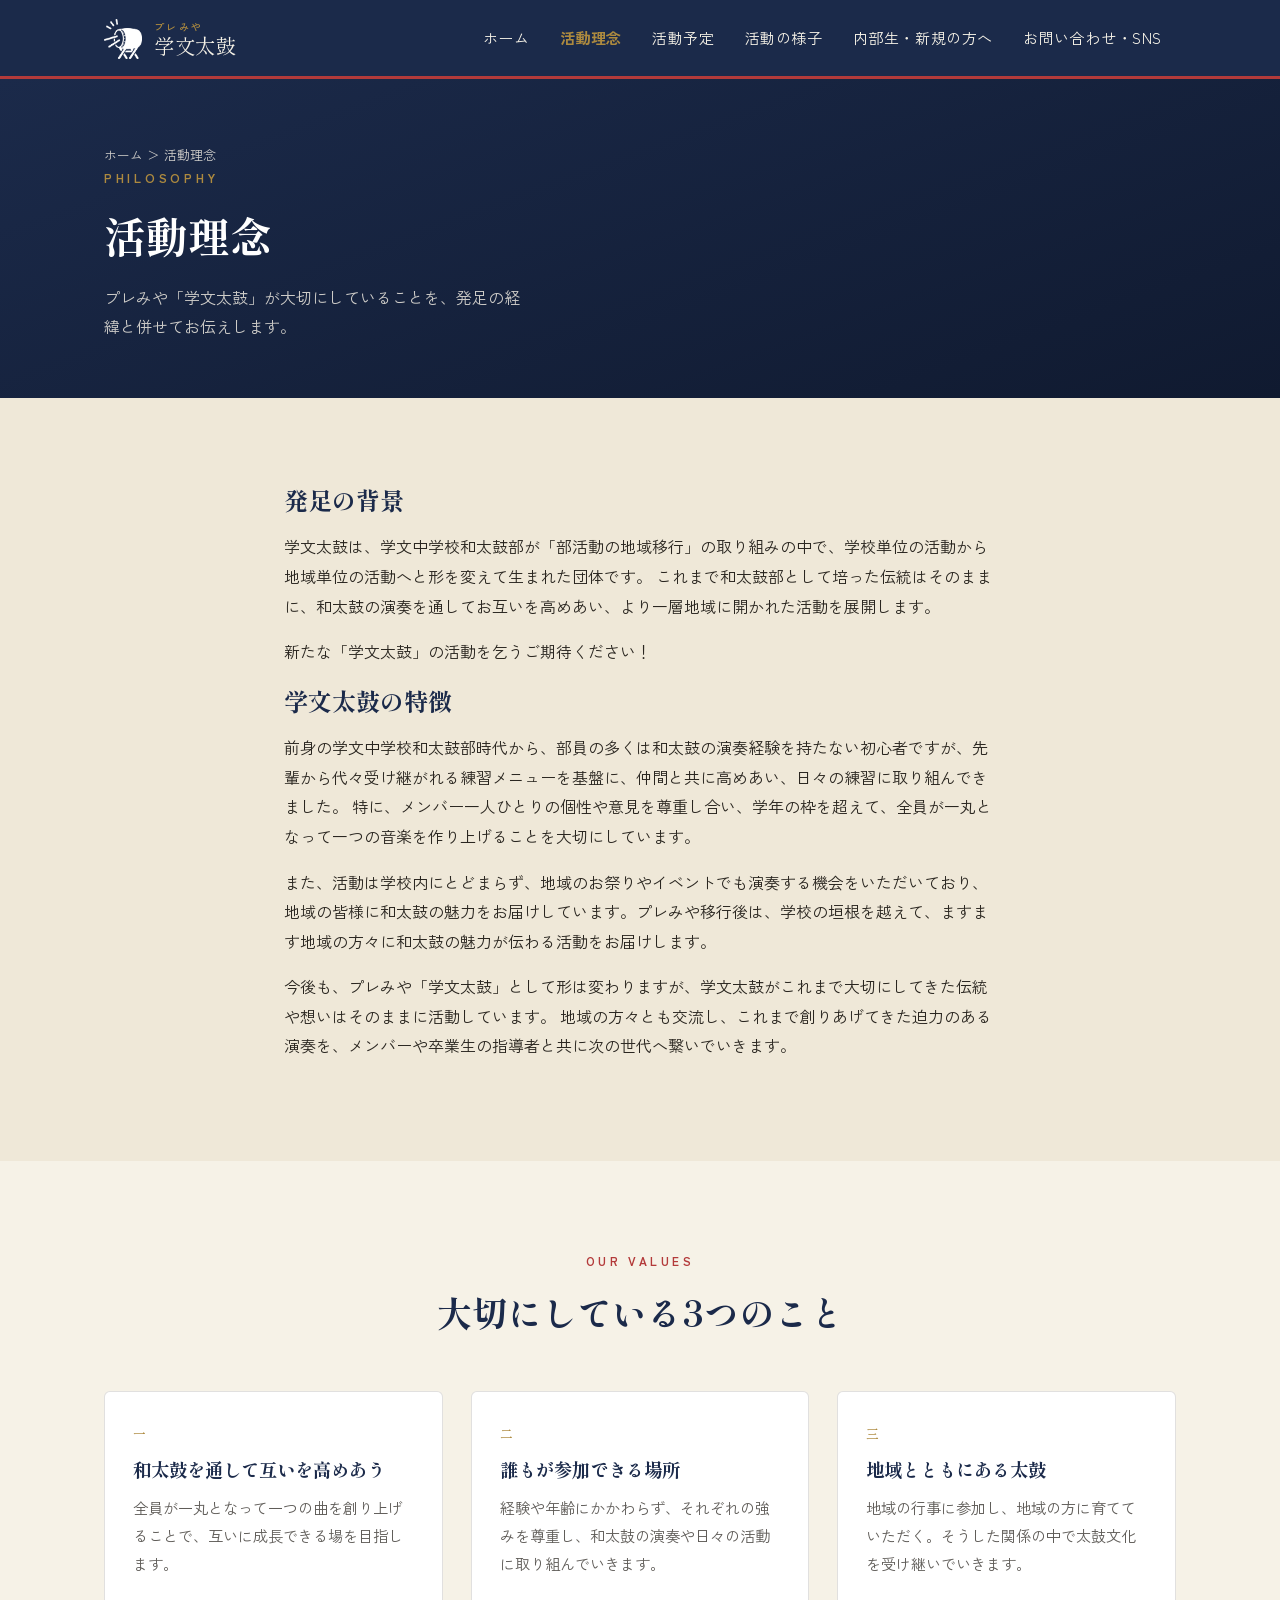
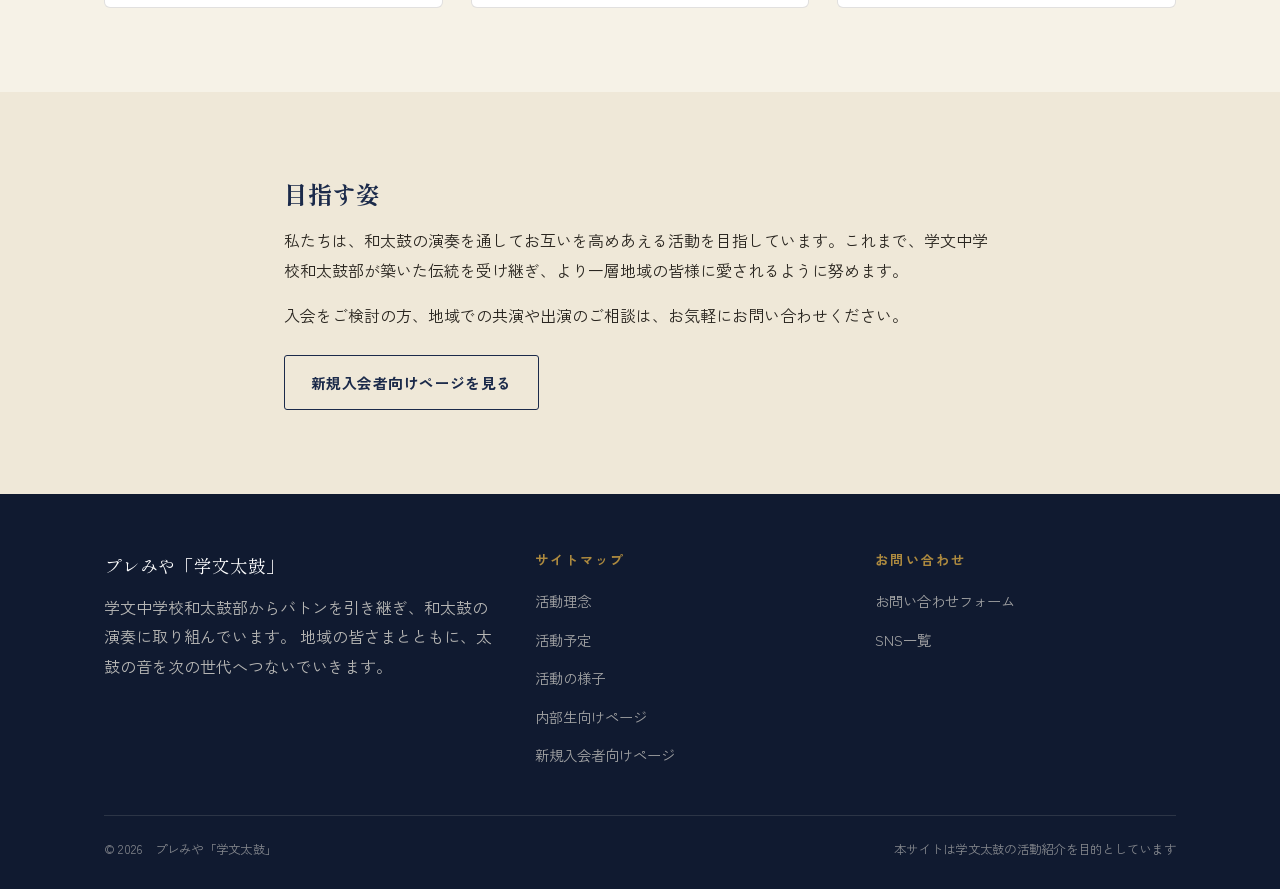
<file: philosophy.html>
<!DOCTYPE html>
<html lang="ja">
<head>
<meta charset="UTF-8">
<meta name="viewport" content="width=device-width, initial-scale=1.0">
<title>活動理念｜プレみや「学文太鼓」</title>
<meta name="description" content="学文太鼓が大切にしている活動理念をご紹介します。">
<link rel="preconnect" href="https://fonts.googleapis.com">
<link rel="preconnect" href="https://fonts.gstatic.com" crossorigin>
<link href="https://fonts.googleapis.com/css2?family=Shippori+Mincho:wght@500;700;800&family=Zen+Kaku+Gothic+New:wght@400;500;700;900&display=swap" rel="stylesheet">
<link rel="stylesheet" href="style.css">
</head>
<body>

<header class="site-header">
  <div class="wrap">
    <a href="index.html" class="brand">
      <span class="mark">
        <img src="和太鼓.png" alt="学文太鼓 ロゴ" width="40" height="40">
      </span>
      <span class="brand-text"><small>プレみや</small>学文太鼓</span>
    </a>
 

    <button class="nav-toggle" aria-label="メニューを開く" aria-expanded="false" aria-controls="mainNav">
      <span></span>
    </button>

    <nav class="main-nav" id="mainNav" aria-label="グローバルナビゲーション">
      <ul>
        <li><a href="index.html">ホーム</a></li>
        <li><a href="philosophy.html" aria-current="page">活動理念</a></li>
        <li><a href="schedule.html">活動予定</a></li>
        <li><a href="activities.html">活動の様子</a></li>
        <li class="has-dropdown">
          <a href="#">内部生・新規の方へ</a>
          <ul class="dropdown">
            <li><a href="members.html">内部生向けページ</a></li>
            <li><a href="newcomers.html">新規入会者向けページ</a></li>
          </ul>
        </li>
        <li><a href="contact.html">お問い合わせ・SNS</a></li>
      </ul>
    </nav>
  </div>
</header>
<main>
  <section class="page-hero">
    <div class="wrap">
      <p class="breadcrumb"><a href="index (3).html">ホーム</a> ＞ 活動理念</p>
      <p class="eyebrow">PHILOSOPHY</p>
      <h1>活動理念</h1>
      <p>プレみや「学文太鼓」が大切にしていることを、発足の経緯と併せてお伝えします。</p>
    </div>
  </section>

  <section class="section">
    <div class="wrap" style="max-width:760px;">
      <h2 style="font-size:1.5rem;">発足の背景</h2>
      <p>学文太鼓は、学文中学校和太鼓部が「部活動の地域移行」の取り組みの中で、学校単位の活動から地域単位の活動へと形を変えて生まれた団体です。
        これまで和太鼓部として培った伝統はそのままに、和太鼓の演奏を通してお互いを高めあい、より一層地域に開かれた活動を展開します。</p>
      <p>新たな「学文太鼓」の活動を乞うご期待ください！</p>

      <h2 style="font-size:1.5rem;">学文太鼓の特徴</h2>
      <p>前身の学文中学校和太鼓部時代から、部員の多くは和太鼓の演奏経験を持たない初心者ですが、先輩から代々受け継がれる練習メニューを基盤に、仲間と共に高めあい、日々の練習に取り組んできました。
        特に、メンバー一人ひとりの個性や意見を尊重し合い、学年の枠を超えて、全員が一丸となって一つの音楽を作り上げることを大切にしています。</p>
      <p>また、活動は学校内にとどまらず、地域のお祭りやイベントでも演奏する機会をいただいており、地域の皆様に和太鼓の魅力をお届けしています。プレみや移行後は、学校の垣根を越えて、ますます地域の方々に和太鼓の魅力が伝わる活動をお届けします。</p>
      <p>今後も、プレみや「学文太鼓」として形は変わりますが、学文太鼓がこれまで大切にしてきた伝統や想いはそのままに活動しています。
        地域の方々とも交流し、これまで創りあげてきた迫力のある演奏を、メンバーや卒業生の指導者と共に次の世代へ繋いでいきます。</p>
    </div>
  </section>

  <section class="section section-alt">
    <div class="wrap">
      <div class="section-head">
        <span class="eyebrow">OUR VALUES</span>
        <h2>大切にしている3つのこと</h2>
      </div>
      <div class="grid grid-3">
        <div class="card">
          <span class="num">一</span>
          <h3>和太鼓を通して互いを高めあう</h3>
          <p>全員が一丸となって一つの曲を創り上げることで、互いに成長できる場を目指します。</p>
        </div>
        <div class="card">
          <span class="num">二</span>
          <h3>誰もが参加できる場所</h3>
          <p>経験や年齢にかかわらず、それぞれの強みを尊重し、和太鼓の演奏や日々の活動に取り組んでいきます。</p>
        </div>
        <div class="card">
          <span class="num">三</span>
          <h3>地域とともにある太鼓</h3>
          <p>地域の行事に参加し、地域の方に育てていただく。そうした関係の中で太鼓文化を受け継いでいきます。</p>
        </div>
      </div>
    </div>
  </section>

  <section class="section">
    <div class="wrap" style="max-width:760px;">
      <h2 style="font-size:1.5rem;">目指す姿</h2>
      <p>私たちは、和太鼓の演奏を通してお互いを高めあえる活動を目指しています。これまで、学文中学校和太鼓部が築いた伝統を受け継ぎ、より一層地域の皆様に愛されるように努めます。</p>
      <p>入会をご検討の方、地域での共演や出演のご相談は、お気軽にお問い合わせください。</p>
      <a href="newcomers.html" class="btn btn-dark" style="margin-top:8px;">新規入会者向けページを見る</a>
    </div>
  </section>
</main>

<footer class="site-footer">
  <div class="wrap">
    <div class="footer-grid">
      <div>
        <p class="footer-brand">プレみや「学文太鼓」</p>
        <p>学文中学校和太鼓部からバトンを引き継ぎ、和太鼓の演奏に取り組んでいます。
          地域の皆さまとともに、太鼓の音を次の世代へつないでいきます。</p>
      </div>
      <div>
        <h4>サイトマップ</h4>
        <ul>
          <li><a href="philosophy.html">活動理念</a></li>
          <li><a href="schedule.html">活動予定</a></li>
          <li><a href="activities.html">活動の様子</a></li>
          <li><a href="members.html">内部生向けページ</a></li>
          <li><a href="newcomers.html">新規入会者向けページ</a></li>
        </ul>
      </div>
      <div>
        <h4>お問い合わせ</h4>
        <ul>
          <li><a href="contact.html">お問い合わせフォーム</a></li>
          <li><a href="contact.html">SNS一覧</a></li>
        </ul>
      </div>
    </div>
    <div class="copyright">
      <span>&copy; 2026　プレみや「学文太鼓」</span>
      <span>本サイトは学文太鼓の活動紹介を目的としています</span>
    </div>
  </div>
</footer>


<script src="main.js"></script>
</body>
</html>
</file>
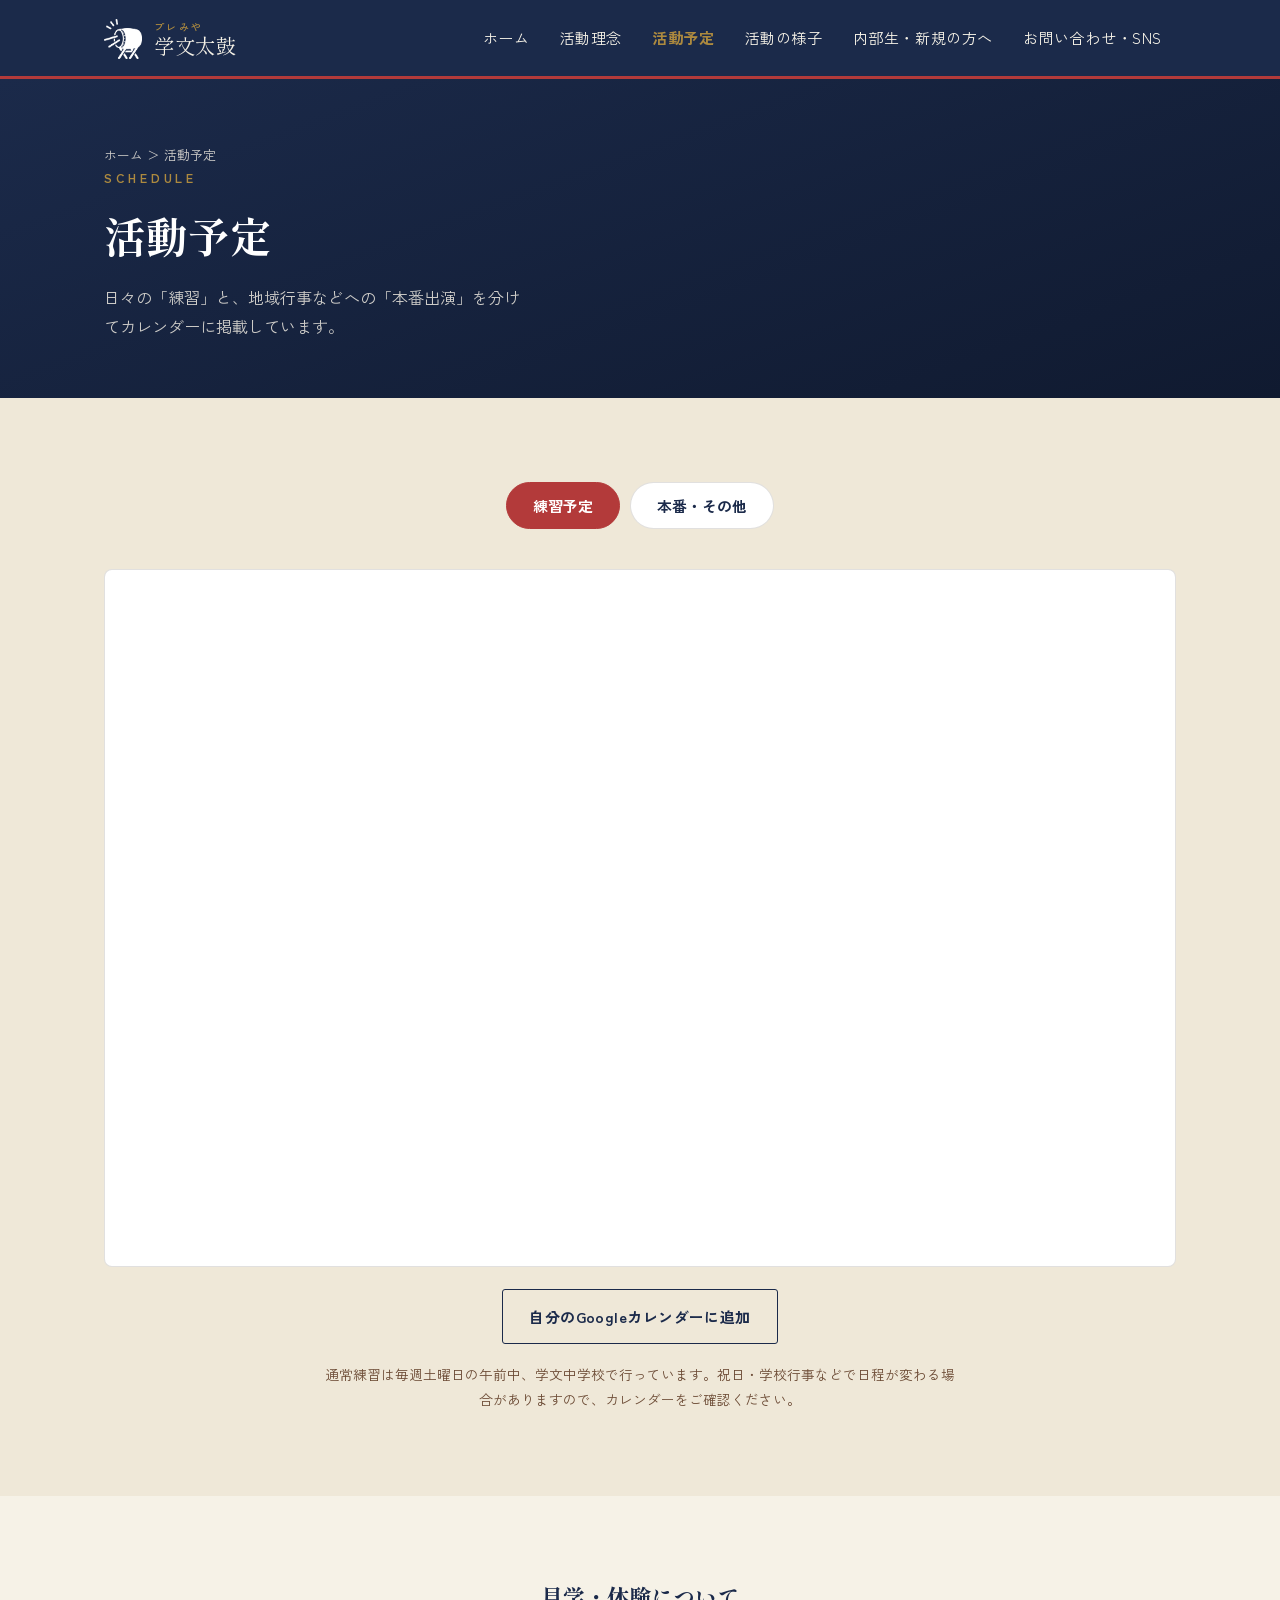
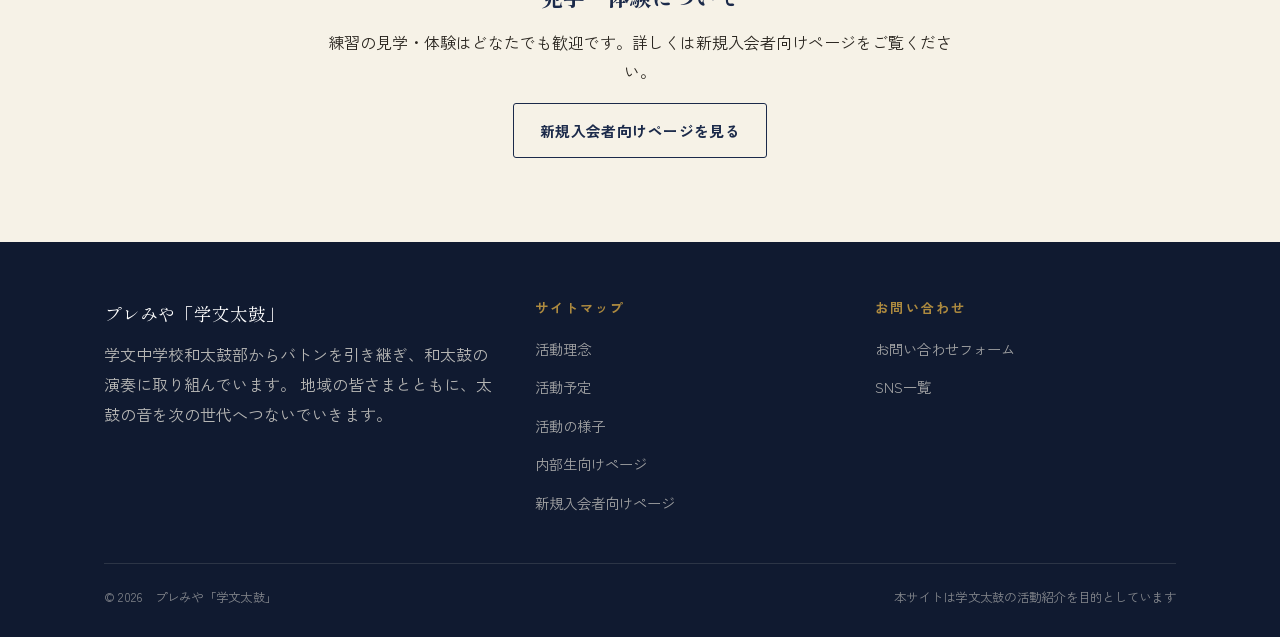
<file: schedule.html>
<!DOCTYPE html>
<html lang="ja">
<head>
<meta charset="UTF-8">
<meta name="viewport" content="width=device-width, initial-scale=1.0">
<title>活動予定｜プレみや「学文太鼓」</title>
<meta name="description" content="プレみや「学文太鼓」の練習日程と本番出演の予定をカレンダーでご案内します。">
<link rel="preconnect" href="https://fonts.googleapis.com">
<link rel="preconnect" href="https://fonts.gstatic.com" crossorigin>
<link href="https://fonts.googleapis.com/css2?family=Shippori+Mincho:wght@500;700;800&family=Zen+Kaku+Gothic+New:wght@400;500;700;900&display=swap" rel="stylesheet">
<link rel="stylesheet" href="style.css">
</head>
<body>

<header class="site-header">
  <div class="wrap">
    <a href="index.html" class="brand">
      <span class="mark">
        <img src="和太鼓.png" alt="学文太鼓 ロゴ" width="40" height="40">
      </span>
      <span class="brand-text"><small>プレみや</small>学文太鼓</span>
    </a>

    <button class="nav-toggle" aria-label="メニューを開く" aria-expanded="false" aria-controls="mainNav">
      <span></span>
    </button>

    <nav class="main-nav" id="mainNav" aria-label="グローバルナビゲーション">
      <ul>
        <li><a href="index.html">ホーム</a></li>
        <li><a href="philosophy.html">活動理念</a></li>
        <li><a href="schedule.html" aria-current="page">活動予定</a></li>
        <li><a href="activities.html">活動の様子</a></li>
        <li class="has-dropdown">
          <a href="#">内部生・新規の方へ</a>
          <ul class="dropdown">
            <li><a href="members.html">内部生向けページ</a></li>
            <li><a href="newcomers.html">新規入会者向けページ</a></li>
          </ul>
        </li>
        <li><a href="contact.html">お問い合わせ・SNS</a></li>
      </ul>
    </nav>
  </div>
</header>

<main>
  <section class="page-hero">
    <div class="wrap">
      <p class="breadcrumb"><a href="index.html">ホーム</a> ＞ 活動予定</p>
      <p class="eyebrow">SCHEDULE</p>
      <h1>活動予定</h1>
      <p>日々の「練習」と、地域行事などへの「本番出演」を分けてカレンダーに掲載しています。</p>
    </div>
  </section>

  <section class="section">
    <div class="wrap">

      <div class="tabs" role="tablist" aria-label="活動予定の切り替え">
        <button class="tab-btn" role="tab" data-tab="panel-practice" aria-selected="true">練習予定</button>
        <button class="tab-btn" role="tab" data-tab="panel-stage" aria-selected="false">本番・その他</button>
      </div>

      <!-- 練習予定 -->
      <div id="panel-practice" class="tab-panel is-active" role="tabpanel">
        <div class="calendar-embed-wrap">
          <div class="calendar-embed" data-calendar="practice">
            <iframe src="https://calendar.google.com/calendar/embed?src=6a6de97be495b49324bc9507e6cb9bb76b2ac5e9eaa1f1619058de79e3c367a8%40group.calendar.google.com&ctz=Asia%2FTokyo" style="border: 0" width="100%" height="600" frameborder="0" scrolling="no"></iframe>
          </div>
        </div>
        <div class="calendar-actions">
          <a class="btn btn-dark" data-add-calendar="practice" href="#" target="_blank" rel="noopener" hidden>自分のGoogleカレンダーに追加</a>
        </div>
        <p class="calendar-note">通常練習は毎週土曜日の午前中、学文中学校で行っています。祝日・学校行事などで日程が変わる場合がありますので、カレンダーをご確認ください。</p>
      </div>

      <!-- 本番予定(リスト形式:手書きで追加・編集します) -->
      <div id="panel-stage" class="tab-panel" role="tabpanel">
        <div class="schedule-list">

          <!-- ▼ 1件分。コピーして追加・編集してください -->
          <div class="schedule-item">
            <div class="date"><span class="d">10/31</span><span class="w">土</span></div>
            <div>
              <span class="badge badge-stage">説明会</span>
              <h3>入会者向け説明会</h3>
              <p class="meta">9:30～11:30｜学文中学校南館4階　第1美術室</p>
              <p>入会された皆様に、今後の活動についてご説明いたします。</p>
            </div>
          </div>
          <!-- ▲ 1件分ここまで -->

        </div>
        <p class="calendar-note">会場・時間は変更になる場合があります。最新情報はお知らせをご確認ください。</p>
      </div>

    </div>
  </section>

  <section class="section section-alt">
    <div class="wrap" style="max-width:700px; text-align:center;">
      <h2 style="font-size:1.4rem;">見学・体験について</h2>
      <p>練習の見学・体験はどなたでも歓迎です。詳しくは新規入会者向けページをご覧ください。</p>
      <a href="newcomers.html" class="btn btn-dark">新規入会者向けページを見る</a>
    </div>
  </section>
</main>

<footer class="site-footer">
  <div class="wrap">
    <div class="footer-grid">
      <div>
        <p class="footer-brand">プレみや「学文太鼓」</p>
        <p>学文中学校和太鼓部からバトンを引き継ぎ、和太鼓の演奏に取り組んでいます。
          地域の皆さまとともに、太鼓の音を次の世代へつないでいきます。</p>
      </div>
      <div>
        <h4>サイトマップ</h4>
        <ul>
          <li><a href="philosophy.html">活動理念</a></li>
          <li><a href="schedule.html">活動予定</a></li>
          <li><a href="activities.html">活動の様子</a></li>
          <li><a href="members.html">内部生向けページ</a></li>
          <li><a href="newcomers.html">新規入会者向けページ</a></li>
        </ul>
      </div>
      <div>
        <h4>お問い合わせ</h4>
        <ul>
          <li><a href="contact.html">お問い合わせフォーム</a></li>
          <li><a href="contact.html">SNS一覧</a></li>
        </ul>
      </div>
    </div>
    <div class="copyright">
      <span>&copy; 2026　プレみや「学文太鼓」</span>
      <span>本サイトは学文太鼓の活動紹介を目的としています</span>
    </div>
  </div>
</footer>

<script src="main.js"></script>
<script>
/* ============================================================
   Googleカレンダー補助スクリプト
   貼り付けた埋め込みコード(iframe)を自動で検出し、
   ・スマホでは予定一覧(AGENDA)表示に切り替え
   ・「自分のGoogleカレンダーに追加」ボタンのリンクを設定
   します。iframeが無い間は何もしません(「準備中」表示のまま)。
============================================================ */
(function () {
  var isNarrow = window.matchMedia("(max-width: 760px)").matches;

  document.querySelectorAll(".calendar-embed[data-calendar]").forEach(function (box) {
    var iframe = box.querySelector("iframe");
    if (!iframe) return;

    var key = box.getAttribute("data-calendar");
    iframe.removeAttribute("width");
    iframe.removeAttribute("height");
    if (!iframe.title) iframe.title = key === "stage" ? "本番予定カレンダー" : "練習予定カレンダー";

    var url;
    try { url = new URL(iframe.src); } catch (e) { return; }

    // スマホでは月表示だと見づらいので、予定一覧表示にする
    if (isNarrow && url.searchParams.get("mode") !== "AGENDA") {
      url.searchParams.set("mode", "AGENDA");
      iframe.src = url.toString();
    }

    // 「自分のGoogleカレンダーに追加」ボタン(srcのカレンダーIDから作成)
    var calId = url.searchParams.get("src");
    var addBtn = document.querySelector('[data-add-calendar="' + key + '"]');
    if (calId && addBtn) {
      try {
        var cid = btoa(calId).replace(/=+$/, "");
        addBtn.href = "https://calendar.google.com/calendar/u/0?cid=" + encodeURIComponent(cid);
        addBtn.hidden = false;
      } catch (e) {}
    }
  });
})();
</script>
</body>
</html>
</file>
<file: style.css>
/* ============================================================
   和太鼓団体 響-HIBIKI- / 共通スタイル
   Design tokens
============================================================ */
:root{
  --indigo:#1B2A4A;
  --indigo-deep:#101a30;
  --shu:#B33A3A;
  --shu-deep:#8f2c2c;
  --wood:#6B4A34;
  --paper:#EFE8D8;
  --paper-soft:#F6F2E7;
  --sumi:#2A2620;
  --gold:#AD8A3F;
  --line:rgba(42,38,32,0.14);

  --font-display:"Shippori Mincho", "Noto Serif JP", serif;
  --font-body:"Zen Kaku Gothic New", "Noto Sans JP", sans-serif;

  --radius:6px;
  --container:1120px;
}

@media (prefers-reduced-motion: reduce){
  *{animation-duration:0.001ms !important; animation-iteration-count:1 !important; transition-duration:0.001ms !important; scroll-behavior:auto !important;}
}

*,*::before,*::after{box-sizing:border-box;}
html{scroll-behavior:smooth;}
body{
  margin:0;
  background:var(--paper);
  color:var(--sumi);
  font-family:var(--font-body);
  font-weight:400;
  line-height:1.85;
  -webkit-font-smoothing:antialiased;
}
img{max-width:100%; display:block;}
a{color:inherit;}
h1,h2,h3,h4{
  font-family:var(--font-display);
  color:var(--indigo);
  line-height:1.5;
  margin:0 0 .6em;
  font-weight:700;
}
p{margin:0 0 1em;}
.wrap{max-width:var(--container); margin:0 auto; padding:0 24px;}

a:focus-visible,button:focus-visible,summary:focus-visible{
  outline:3px solid var(--gold);
  outline-offset:3px;
}

/* ---------- 同心円モチーフ(太鼓の皮/胴) ---------- */
.ring-motif{
  position:absolute;
  border-radius:50%;
  border:1px solid rgba(255,255,255,0.16);
  pointer-events:none;
}
.ring-motif.dark{border-color:rgba(27,42,74,0.10);}

/* ---------- ヘッダー / ナビ ---------- */
.site-header{
  position:sticky; top:0; z-index:100;
  background:var(--indigo);
  border-bottom:3px solid var(--shu);
}
.site-header .wrap{
  display:flex; align-items:center; justify-content:space-between;
  min-height:76px;
}
.brand{
  display:flex; align-items:center; gap:12px;
  text-decoration:none;
  color:var(--paper-soft);
}
.brand .mark{
  width:38px; height:38px; flex:none; position:relative;
}
.brand .mark svg{width:100%; height:100%;}
.brand-text{
  font-family:var(--font-display);
  font-size:1.28rem;
  letter-spacing:.03em;
  line-height:1.2;
}
.brand-text small{
  display:block;
  font-family:var(--font-body);
  font-size:.62rem;
  letter-spacing:.24em;
  color:var(--gold);
  font-weight:500;
  margin-top:2px;
}

.nav-toggle{
  display:none;
  background:none; border:1px solid rgba(246,242,231,0.35);
  border-radius:4px;
  width:44px; height:40px;
  position:relative;
  cursor:pointer;
}
.nav-toggle span,
.nav-toggle span::before,
.nav-toggle span::after{
  content:"";
  position:absolute; left:11px; right:11px;
  height:2px; background:var(--paper-soft);
  transition:transform .25s ease, opacity .25s ease;
}
.nav-toggle span{top:19px;}
.nav-toggle span::before{top:-7px;}
.nav-toggle span::after{top:7px;}
.nav-toggle[aria-expanded="true"] span{background:transparent;}
.nav-toggle[aria-expanded="true"] span::before{transform:translateY(7px) rotate(45deg);}
.nav-toggle[aria-expanded="true"] span::after{transform:translateY(-7px) rotate(-45deg);}

.main-nav ul{
  list-style:none; display:flex; gap:2px;
  margin:0; padding:0;
}
.main-nav a{
  display:block;
  text-decoration:none;
  color:var(--paper-soft);
  font-size:.94rem;
  letter-spacing:.04em;
  padding:10px 14px;
  border-radius:4px;
  transition:background .2s ease, color .2s ease;
  white-space:nowrap;
}
.main-nav a:hover{background:rgba(246,242,231,0.12);}
.main-nav a[aria-current="page"]{color:var(--gold); font-weight:700;}

.has-dropdown{position:relative;}
.dropdown{
  list-style:none; margin:0; padding:6px;
  position:absolute; top:calc(100% + 6px); left:0;
  background:var(--indigo-deep);
  border:1px solid rgba(246,242,231,0.16);
  border-radius:6px;
  min-width:200px;
  opacity:0; visibility:hidden; transform:translateY(-6px);
  transition:opacity .18s ease, transform .18s ease, visibility .18s ease;
  box-shadow:0 14px 28px rgba(0,0,0,.28);
}
.has-dropdown:hover .dropdown,
.has-dropdown:focus-within .dropdown{
  opacity:1; visibility:visible; transform:translateY(0);
}
.dropdown a{font-size:.88rem; padding:9px 12px;}

/* ---------- Hero ---------- */
.hero{
  position:relative;
  overflow:hidden;
  background:radial-gradient(120% 140% at 78% 18%, #24365c 0%, var(--indigo) 46%, var(--indigo-deep) 100%);
  color:var(--paper-soft);
  padding:96px 0 108px;
}
.hero .wrap{position:relative; z-index:2;}
.hero-grid{
  display:grid;
  grid-template-columns:1.1fr 0.9fr;
  gap:48px;
  align-items:center;
}
.hero-media{
  position:relative;
  border-radius:8px;
  overflow:hidden;
  aspect-ratio:4/3;
  box-shadow:0 24px 48px rgba(0,0,0,0.28);
}
.hero-media img{width:100%; height:100%; object-fit:cover;}
.hero-media::after{
  content:"";
  position:absolute; inset:0;
  border:1px solid rgba(246,242,231,0.25);
  border-radius:8px;
  pointer-events:none;
}
.hero-media .caption{
  position:absolute; left:0; right:0; bottom:0;
  background:linear-gradient(0deg, rgba(16,26,48,0.85), rgba(16,26,48,0));
  color:var(--paper-soft);
  font-size:.8rem; letter-spacing:.04em;
  padding:34px 18px 14px;
}
.hero .rings{right:-260px; top:-140px;}
.hero .rings{position:absolute; right:-120px; top:-140px; z-index:1; opacity:.9;}
.hero-eyebrow{
  font-size:.78rem; letter-spacing:.32em; color:var(--gold);
  margin-bottom:18px; font-weight:600;
}
.hero h1{
  color:#fff;
  font-size:clamp(2.1rem, 5vw, 3.4rem);
  max-width:16ch;
  margin-bottom:.5em;
}
.hero p.lead{
  max-width:46ch; color:rgba(246,242,231,0.86);
  font-size:1.05rem;
}
.hero-actions{display:flex; gap:14px; flex-wrap:wrap; margin-top:32px;}
 
.btn{
  display:inline-block;
  font-family:var(--font-body);
  font-weight:700;
  font-size:.92rem;
  letter-spacing:.03em;
  padding:13px 26px;
  border-radius:3px;
  text-decoration:none;
  border:1.5px solid transparent;
  transition:transform .18s ease, background .2s ease, border-color .2s ease, color .2s ease;
}
.btn:hover{transform:translateY(-2px);}
.btn-primary{background:var(--shu); color:#fff;}
.btn-primary:hover{background:var(--shu-deep);}
.btn-ghost{border-color:rgba(246,242,231,0.5); color:var(--paper-soft);}
.btn-ghost:hover{background:rgba(246,242,231,0.12);}
.btn-dark{border-color:var(--indigo); color:var(--indigo);}
.btn-dark:hover{background:var(--indigo); color:#fff;}

/* ---------- セクション共通 ---------- */
.section{padding:84px 0;}
.section-alt{background:var(--paper-soft);}
.section-indigo{background:var(--indigo); color:var(--paper-soft);}
.section-indigo h2,.section-indigo h3{color:#fff;}

.section-head{max-width:640px; margin:0 auto 52px; text-align:center;}
.section-head .eyebrow{
  display:inline-block;
  font-size:.75rem; letter-spacing:.3em; color:var(--shu);
  font-weight:700; margin-bottom:14px;
}
.section-indigo .section-head .eyebrow{color:var(--gold);}
.section-head h2{font-size:clamp(1.6rem,3.4vw,2.2rem);}
.section-head p{color:rgba(42,38,32,0.72);}
.section-indigo .section-head p{color:rgba(246,242,231,0.78);}

.divider{
  display:flex; align-items:center; justify-content:center; gap:14px;
  margin:0 auto 52px; max-width:220px;
}
.divider::before,.divider::after{content:""; flex:1; height:1px; background:var(--line);}
.divider .dot{width:9px; height:9px; border-radius:50%; border:1.5px solid var(--shu);}

/* ---------- カード群 ---------- */
.grid{display:grid; gap:28px;}
.grid-3{grid-template-columns:repeat(3,1fr);}
.grid-2{grid-template-columns:repeat(2,1fr);}

.card{
  background:#fff;
  border:1px solid var(--line);
  border-radius:var(--radius);
  padding:30px 28px;
  position:relative;
}
.card .num{
  font-family:var(--font-display);
  font-size:.8rem; color:var(--gold);
  letter-spacing:.15em;
  margin-bottom:10px; display:block;
}
.card h3{font-size:1.15rem; margin-bottom:.5em;}
.card p{color:rgba(42,38,32,0.75); font-size:.95rem; margin-bottom:0;}

.link-card{
  display:block;
  background:#fff;
  border:1px solid var(--line);
  border-radius:var(--radius);
  padding:28px 26px;
  text-decoration:none;
  transition:border-color .2s ease, transform .2s ease, box-shadow .2s ease;
}
.link-card:hover{border-color:var(--shu); transform:translateY(-3px); box-shadow:0 16px 30px rgba(27,42,74,0.08);}
.link-card .tag{font-size:.72rem; letter-spacing:.2em; color:var(--shu); font-weight:700;}
.link-card h3{margin:.5em 0 .4em; color:var(--indigo); font-size:1.2rem;}
.link-card p{color:rgba(42,38,32,0.7); font-size:.92rem; margin-bottom:0;}
.link-card .arrow{display:inline-block; margin-top:14px; font-size:.85rem; color:var(--wood); font-weight:700;}

/* ---------- フッター ---------- */
.site-footer{
  background:var(--indigo-deep);
  color:rgba(246,242,231,0.72);
  padding:56px 0 28px;
}
.footer-grid{
  display:grid; grid-template-columns:1.3fr 1fr 1fr; gap:40px;
  padding-bottom:36px; border-bottom:1px solid rgba(246,242,231,0.12);
}
.footer-grid h4{color:var(--gold); font-family:var(--font-body); font-size:.82rem; letter-spacing:.16em; margin-bottom:16px;}
.footer-grid ul{list-style:none; margin:0; padding:0;}
.footer-grid li{margin-bottom:9px;}
.footer-grid a{text-decoration:none; font-size:.9rem; opacity:.88;}
.footer-grid a:hover{opacity:1; color:#fff;}
.footer-brand{font-family:var(--font-display); color:#fff; font-size:1.1rem; margin-bottom:10px;}
.sns-row{display:flex; gap:12px; margin-top:16px;}
.sns-row a{
  width:38px; height:38px; border-radius:50%;
  border:1px solid rgba(246,242,231,0.3);
  display:flex; align-items:center; justify-content:center;
  text-decoration:none;
}
.sns-row a:hover{border-color:var(--gold); color:var(--gold);}
.copyright{
  padding-top:22px; font-size:.78rem; letter-spacing:.02em; color:rgba(246,242,231,0.5);
  display:flex; justify-content:space-between; flex-wrap:wrap; gap:8px;
}

/* ---------- ページヘッダー(下層ページ用) ---------- */
.page-hero{
  background:linear-gradient(160deg, var(--indigo) 0%, var(--indigo-deep) 100%);
  color:#fff; padding:64px 0 56px; position:relative; overflow:hidden;
}
.page-hero .eyebrow{color:var(--gold); font-size:.78rem; letter-spacing:.3em; font-weight:700; margin-bottom:14px;}
.page-hero h1{color:#fff; font-size:clamp(1.9rem,4vw,2.6rem); margin-bottom:.4em;}
.page-hero p{color:rgba(246,242,231,0.82); max-width:52ch; margin-bottom:0;}
.breadcrumb{font-size:.8rem; color:rgba(246,242,231,0.6); margin-bottom:18px;}
.breadcrumb a{text-decoration:none; color:inherit;}
.breadcrumb a:hover{color:#fff;}

/* ---------- タブ (活動予定) ---------- */
.tabs{display:flex; gap:10px; justify-content:center; margin-bottom:40px; flex-wrap:wrap;}
.tab-btn{
  background:#fff; border:1.5px solid var(--line);
  padding:12px 26px; border-radius:30px;
  font-family:var(--font-body); font-weight:700; font-size:.92rem;
  cursor:pointer; color:var(--indigo); transition:all .2s ease;
}
.tab-btn[aria-selected="true"]{background:var(--shu); border-color:var(--shu); color:#fff;}
.tab-panel{display:none;}
.tab-panel.is-active{display:block; animation:fadein .3s ease;}
@keyframes fadein{from{opacity:0; transform:translateY(6px);} to{opacity:1; transform:translateY(0);}}

.schedule-list{display:flex; flex-direction:column; gap:16px; max-width:760px; margin:0 auto;}
.schedule-item{
  display:grid; grid-template-columns:120px 1fr; gap:22px;
  background:#fff; border:1px solid var(--line); border-radius:var(--radius);
  padding:22px 26px;
}
.schedule-item .date{
  font-family:var(--font-display); color:var(--shu);
  border-right:1px solid var(--line); padding-right:20px;
}
.schedule-item .date .d{font-size:1.5rem; font-weight:700; display:block;}
.schedule-item .date .w{font-size:.78rem; color:var(--wood);}
.schedule-item h3{font-size:1.05rem; margin-bottom:.35em;}
.schedule-item .meta{font-size:.85rem; color:var(--wood); margin-bottom:.4em;}
.schedule-item .badge{
  display:inline-block; font-size:.7rem; letter-spacing:.1em;
  padding:3px 10px; border-radius:20px; margin-bottom:8px; font-weight:700;
}
.badge-practice{background:rgba(107,74,52,0.12); color:var(--wood);}
.badge-stage{background:rgba(179,58,58,0.12); color:var(--shu);}

/* ---------- ギャラリー(活動の様子) ---------- */
.gallery{display:grid; grid-template-columns:repeat(3,1fr); gap:20px;}
.gallery figure{
  margin:0; position:relative; border-radius:var(--radius); overflow:hidden;
  background:var(--wood); aspect-ratio:4/3;
}
.gallery figure img{width:100%; height:100%; object-fit:cover;}
.gallery figcaption{
  position:absolute; left:0; right:0; bottom:0;
  background:linear-gradient(0deg, rgba(16,26,48,0.88), rgba(16,26,48,0));
  color:#fff; padding:34px 16px 14px; font-size:.85rem;
}
.report{
  border-top:1px solid var(--line); padding:28px 0; display:grid;
  grid-template-columns:160px 1fr; gap:24px;
}
.report time{font-size:.82rem; color:var(--shu); font-weight:700; letter-spacing:.04em;}

/* ---------- お問い合わせ ---------- */
.contact-grid{display:grid; grid-template-columns:1fr 1fr; gap:48px; align-items:start;}
.form-field{margin-bottom:20px;}
.form-field label{display:block; font-size:.88rem; font-weight:700; margin-bottom:8px; color:var(--indigo);}
.form-field input,.form-field select,.form-field textarea{
  width:100%; padding:12px 14px; border:1.5px solid var(--line); border-radius:4px;
  font-family:var(--font-body); font-size:.95rem; background:#fff; color:var(--sumi);
}
.form-field input:focus,.form-field select:focus,.form-field textarea:focus{
  outline:none; border-color:var(--shu);
}
.form-field .req{color:var(--shu); font-size:.75rem; margin-left:6px;}
.radio-row{display:flex; gap:18px; flex-wrap:wrap;}
.radio-row label{display:flex; align-items:center; gap:7px; font-weight:400; font-size:.92rem; color:var(--sumi);}

.sns-grid{display:grid; gap:16px;}
.sns-card{
  display:flex; align-items:center; gap:16px;
  background:#fff; border:1px solid var(--line); border-radius:var(--radius);
  padding:20px 22px; text-decoration:none;
}
.sns-card:hover{border-color:var(--shu);}
.sns-card .icon{
  width:46px; height:46px; border-radius:50%; background:var(--indigo);
  color:#fff; display:flex; align-items:center; justify-content:center; flex:none;
}
.sns-card h4{margin:0 0 3px; color:var(--indigo); font-size:1rem; font-family:var(--font-body); font-weight:700;}
.sns-card p{margin:0; font-size:.85rem; color:rgba(42,38,32,0.65);}

.info-box{
  background:var(--paper-soft); border:1px solid var(--line); border-radius:var(--radius);
  padding:24px 26px; margin-top:24px;
}
.info-box h4{color:var(--indigo); font-size:.95rem; margin-bottom:10px;}
.info-box dl{margin:0; display:grid; grid-template-columns:auto 1fr; gap:8px 16px; font-size:.9rem;}
.info-box dt{color:var(--wood); font-weight:700;}
.info-box dd{margin:0;}


/* ---------- ニュース欄 ---------- */
.news-list{
  max-width:820px; margin:0 auto;
  border-top:1px solid var(--line);
}
.news-item{
  display:grid;
  grid-template-columns:120px 130px 1fr 20px;
  align-items:center;
  gap:20px;
  padding:20px 6px;
  border-bottom:1px solid var(--line);
  text-decoration:none;
  color:var(--sumi);
  transition:background .2s ease, padding-left .2s ease;
}
.news-item:hover{background:rgba(179,58,58,0.05); padding-left:14px;}
.news-item time{
  font-family:var(--font-display);
  font-size:.85rem; color:var(--wood);
}
.news-tag{
  justify-self:start;
  display:inline-block;
  font-size:.7rem; letter-spacing:.08em; font-weight:700;
  padding:4px 12px; border-radius:20px;
  white-space:nowrap;
}
.news-tag.is-info{background:rgba(27,42,74,0.09); color:var(--indigo);}
.news-tag.is-stage{background:rgba(179,58,58,0.1); color:var(--shu);}
.news-tag.is-recruit{background:rgba(173,138,63,0.16); color:#8a6c2c;}
.news-item h3{
  font-family:var(--font-body); font-weight:700; color:var(--sumi);
  font-size:.96rem; margin:0;
}
.news-item .arrow{color:var(--wood); font-size:.9rem; justify-self:end;}
.news-more{text-align:center; margin-top:32px;}

/* ---------- お問い合わせ ---------- */
.contact-grid{display:grid; grid-template-columns:1fr 1fr; gap:48px; align-items:start;}
.form-field{margin-bottom:20px;}
.form-field label{display:block; font-size:.88rem; font-weight:700; margin-bottom:8px; color:var(--indigo);}
.form-field input,.form-field select,.form-field textarea{
  width:100%; padding:12px 14px; border:1.5px solid var(--line); border-radius:4px;
  font-family:var(--font-body); font-size:.95rem; background:#fff; color:var(--sumi);
}
.form-field input:focus,.form-field select:focus,.form-field textarea:focus{
  outline:none; border-color:var(--shu);
}
.form-field .req{color:var(--shu); font-size:.75rem; margin-left:6px;}
.radio-row{display:flex; gap:18px; flex-wrap:wrap;}
.radio-row label{display:flex; align-items:center; gap:7px; font-weight:400; font-size:.92rem; color:var(--sumi);}

.sns-grid{display:grid; gap:16px;}
.sns-card{
  display:flex; align-items:center; gap:16px;
  background:#fff; border:1px solid var(--line); border-radius:var(--radius);
  padding:20px 22px; text-decoration:none;
}
.sns-card:hover{border-color:var(--shu);}
.sns-card .icon{
  width:46px; height:46px; border-radius:50%; background:var(--indigo);
  color:#fff; display:flex; align-items:center; justify-content:center; flex:none;
}
.sns-card h4{margin:0 0 3px; color:var(--indigo); font-size:1rem; font-family:var(--font-body); font-weight:700;}
.sns-card p{margin:0; font-size:.85rem; color:rgba(42,38,32,0.65);}

.info-box{
  background:var(--paper-soft); border:1px solid var(--line); border-radius:var(--radius);
  padding:24px 26px; margin-top:24px;
}
.info-box h4{color:var(--indigo); font-size:.95rem; margin-bottom:10px;}
.info-box dl{margin:0; display:grid; grid-template-columns:auto 1fr; gap:8px 16px; font-size:.9rem;}
.info-box dt{color:var(--wood); font-weight:700;}
.info-box dd{margin:0;}

/* ---------- ステップ(入会の流れ) ---------- */
.step-list{
  max-width:760px; margin:0 auto;
  display:flex; flex-direction:column;
}
.step-item{
  display:grid; grid-template-columns:56px 1fr; gap:22px;
  padding:26px 0;
  position:relative;
}
.step-item:not(:last-child)::after{
  content:"";
  position:absolute; left:27px; top:66px; bottom:-6px;
  width:1px; background:var(--line);
}
.step-num{
  width:54px; height:54px; border-radius:50%;
  background:var(--indigo); color:#fff;
  display:flex; align-items:center; justify-content:center;
  font-family:var(--font-display); font-size:1.2rem; font-weight:700;
  flex:none; position:relative; z-index:1;
}
.step-item h3{font-size:1.1rem; margin-bottom:.4em;}
.step-item p{color:rgba(42,38,32,0.75); margin-bottom:0; font-size:.95rem;}
 
/* ---------- FAQ ---------- */
.faq-list{max-width:760px; margin:0 auto; display:flex; flex-direction:column; gap:12px;}
.faq-item{
  background:#fff; border:1px solid var(--line); border-radius:var(--radius);
  overflow:hidden;
}
.faq-item summary{
  list-style:none; cursor:pointer;
  padding:20px 52px 20px 24px;
  font-weight:700; color:var(--indigo);
  position:relative;
  font-size:.98rem;
}
.faq-item summary::-webkit-details-marker{display:none;}
.faq-item summary::before{
  content:"Q";
  color:var(--shu); font-family:var(--font-display); font-weight:700;
  margin-right:10px;
}
.faq-item summary::after{
  content:"+";
  position:absolute; right:22px; top:50%; transform:translateY(-50%);
  font-size:1.3rem; color:var(--wood); font-weight:400;
  transition:transform .2s ease;
}
.faq-item[open] summary::after{transform:translateY(-50%) rotate(45deg);}
.faq-item .faq-a{
  padding:0 24px 22px 24px;
  color:rgba(42,38,32,0.78);
  font-size:.92rem;
}
.faq-item .faq-a::before{content:"A"; color:var(--wood); font-family:var(--font-display); font-weight:700; margin-right:10px;}
 
/* ---------- Googleフォーム埋め込み ---------- */
.form-embed-wrap{
  max-width:760px; margin:0 auto;
  background:#fff; border:1px solid var(--line); border-radius:8px;
  padding:8px; overflow:hidden;
}
.form-embed{
  position:relative; width:100%;
  height:1250px;
}
.form-embed iframe{
  position:absolute; inset:0;
  width:100%; height:100%; border:0;
}
.form-fallback{
  text-align:center; margin-top:18px; font-size:.88rem; color:var(--wood);
}
 
/* ---------- お問い合わせ ---------- */
.contact-grid{display:grid; grid-template-columns:1fr 1fr; gap:48px; align-items:start;}
.form-field{margin-bottom:20px;}
.form-field label{display:block; font-size:.88rem; font-weight:700; margin-bottom:8px; color:var(--indigo);}
.form-field input,.form-field select,.form-field textarea{
  width:100%; padding:12px 14px; border:1.5px solid var(--line); border-radius:4px;
  font-family:var(--font-body); font-size:.95rem; background:#fff; color:var(--sumi);
}
.form-field input:focus,.form-field select:focus,.form-field textarea:focus{
  outline:none; border-color:var(--shu);
}
.form-field .req{color:var(--shu); font-size:.75rem; margin-left:6px;}
.radio-row{display:flex; gap:18px; flex-wrap:wrap;}
.radio-row label{display:flex; align-items:center; gap:7px; font-weight:400; font-size:.92rem; color:var(--sumi);}
 
.sns-grid{display:grid; gap:16px;}
.sns-card{
  display:flex; align-items:center; gap:16px;
  background:#fff; border:1px solid var(--line); border-radius:var(--radius);
  padding:20px 22px; text-decoration:none;
}
.sns-card:hover{border-color:var(--shu);}
.sns-card .icon{
  width:46px; height:46px; border-radius:50%; background:var(--indigo);
  color:#fff; display:flex; align-items:center; justify-content:center; flex:none;
}
.sns-card h4{margin:0 0 3px; color:var(--indigo); font-size:1rem; font-family:var(--font-body); font-weight:700;}
.sns-card p{margin:0; font-size:.85rem; color:rgba(42,38,32,0.65);}
 
.info-box{
  background:var(--paper-soft); border:1px solid var(--line); border-radius:var(--radius);
  padding:24px 26px; margin-top:24px;
}
.info-box h4{color:var(--indigo); font-size:.95rem; margin-bottom:10px;}
.info-box dl{margin:0; display:grid; grid-template-columns:auto 1fr; gap:8px 16px; font-size:.9rem;}
.info-box dt{color:var(--wood); font-weight:700;}
.info-box dd{margin:0;}
 
/* ---------- ゲートページ(内部生/新規向け入口) ---------- */
.gate-grid{display:grid; grid-template-columns:1fr 1fr; gap:32px;}
.gate-card{
  background:#fff; border:1px solid var(--line); border-radius:8px;
  padding:44px 34px; text-align:center; text-decoration:none; position:relative;
  overflow:hidden;
}
.gate-card:hover{border-color:var(--shu);}
.gate-card .icon-wrap{
  width:74px; height:74px; margin:0 auto 22px; border-radius:50%;
  background:var(--indigo); color:#fff; display:flex; align-items:center; justify-content:center;
}
.gate-card h3{font-size:1.3rem; margin-bottom:.4em;}
.gate-card p{color:rgba(42,38,32,0.7); font-size:.92rem;}
.gate-card .btn{margin-top:20px;}
 
/* ---------- 準備中ページ ---------- */
.placeholder-box{
  border:2px dashed var(--line); border-radius:10px;
  padding:60px 30px; text-align:center; color:var(--wood);
  max-width:640px; margin:0 auto;
}

/* ---------- ゲートページ(内部生/新規向け入口) ---------- */
.gate-grid{display:grid; grid-template-columns:1fr 1fr; gap:32px;}
.gate-card{
  background:#fff; border:1px solid var(--line); border-radius:8px;
  padding:44px 34px; text-align:center; text-decoration:none; position:relative;
  overflow:hidden;
}
.gate-card:hover{border-color:var(--shu);}
.gate-card .icon-wrap{
  width:74px; height:74px; margin:0 auto 22px; border-radius:50%;
  background:var(--indigo); color:#fff; display:flex; align-items:center; justify-content:center;
}
.gate-card h3{font-size:1.3rem; margin-bottom:.4em;}
.gate-card p{color:rgba(42,38,32,0.7); font-size:.92rem;}
.gate-card .btn{margin-top:20px;}

/* ---------- 準備中ページ ---------- */
.placeholder-box{
  border:2px dashed var(--line); border-radius:10px;
  padding:60px 30px; text-align:center; color:var(--wood);
  max-width:640px; margin:0 auto;
}

/* ============================================================
   レスポンシブ
============================================================ */
@media (max-width:900px){
  .grid-3{grid-template-columns:1fr 1fr;}
  .footer-grid{grid-template-columns:1fr 1fr;}
  .gallery{grid-template-columns:repeat(2,1fr);}
  .contact-grid{grid-template-columns:1fr;}
  .gate-grid{grid-template-columns:1fr;}
}

@media (max-width:760px){
  .nav-toggle{display:block;}
  .main-nav{
    position:fixed; inset:76px 0 0 0; background:var(--indigo-deep);
    transform:translateX(100%); transition:transform .28s ease;
    overflow-y:auto; padding:20px 0 40px;
  }
  .main-nav.is-open{transform:translateX(0);}
  .main-nav ul{flex-direction:column; padding:0 24px;}
  .main-nav a{padding:16px 8px; border-bottom:1px solid rgba(246,242,231,0.1); border-radius:0;}
  .has-dropdown .dropdown{
    position:static; opacity:1; visibility:visible; transform:none;
    background:transparent; border:none; box-shadow:none; padding:0 0 0 14px; display:none;
  }
  .has-dropdown.is-open .dropdown{display:block;}
  .dropdown a{border-bottom:1px solid rgba(246,242,231,0.06); color:rgba(246,242,231,0.75);}

  .hero{padding:64px 0 72px;}
  .hero-actions{flex-direction:column; align-items:flex-start;}
  .section{padding:60px 0;}
  .grid-3,.grid-2{grid-template-columns:1fr;}
  .footer-grid{grid-template-columns:1fr; gap:28px;}
  .gallery{grid-template-columns:1fr 1fr;}
  .schedule-item{grid-template-columns:1fr;}
  .schedule-item .date{border-right:none; border-bottom:1px solid var(--line); padding-right:0; padding-bottom:12px; display:flex; align-items:baseline; gap:10px;}
  .report{grid-template-columns:1fr; gap:8px;}
  .copyright{flex-direction:column;}
}

@media (max-width:480px){
  .gallery{grid-template-columns:1fr;}
  .wrap{padding:0 18px;}
}

/* ============================================================
   トップバナー(スライド) 1920x1080 / 16:9
============================================================ */
.visually-hidden{
  position:absolute !important;
  width:1px; height:1px; margin:-1px; padding:0;
  overflow:hidden; clip:rect(0,0,0,0);
  white-space:nowrap; border:0;
}

.hero-banner-section{
  background:radial-gradient(120% 140% at 78% 18%, #24365c 0%, var(--indigo) 46%, var(--indigo-deep) 100%);
  padding:36px 0 20px;
  overflow:hidden;
}
.hero-banner{
  --banner-interval:6s;
  max-width:1200px; margin:0 auto; padding:0 24px;
}
.banner-viewport{
  position:relative;
  aspect-ratio:16/9;
  border-radius:8px;
  overflow:hidden;
  background:var(--indigo-deep);
  box-shadow:0 24px 48px rgba(0,0,0,0.32);
}
.banner-viewport::after{
  content:"";
  position:absolute; inset:0; z-index:3;
  border:1px solid rgba(246,242,231,0.22);
  border-radius:8px;
  pointer-events:none;
}

/* スライド(クロスフェード) */
.banner-slide{
  position:absolute; inset:0;
  display:block;
  opacity:0; visibility:hidden;
  transition:opacity .9s ease, visibility 0s linear .9s;
}
.banner-slide.is-active{
  opacity:1; visibility:visible;
  transition:opacity .9s ease, visibility 0s;
  z-index:1;
}
.banner-slide img{
  width:100%; height:100%;
  object-fit:cover; display:block;
}
.banner-slide:focus-visible{outline:3px solid var(--gold); outline-offset:-6px;}

/* 前へ/次へ */
.banner-arrow{
  position:absolute; top:50%; transform:translateY(-50%);
  z-index:4;
  width:46px; height:46px; border-radius:50%;
  display:flex; align-items:center; justify-content:center;
  border:1px solid rgba(246,242,231,0.55);
  background:rgba(16,26,48,0.55);
  color:#fff; cursor:pointer;
  opacity:0;
  transition:opacity .25s ease, background .2s ease;
}
.banner-arrow.prev{left:16px;}
.banner-arrow.next{right:16px;}
.hero-banner:hover .banner-arrow,
.banner-arrow:focus-visible{opacity:1;}
.banner-arrow:hover{background:rgba(179,58,58,0.9);}

/* インジケーター(進行バー付き) */
.banner-controls{
  display:flex; align-items:center; justify-content:center;
  gap:6px; margin-top:12px;
}
.banner-dot{
  background:none; border:0; padding:12px 4px; cursor:pointer;
}
.banner-dot .bar{
  display:block; position:relative; overflow:hidden;
  width:34px; height:4px; border-radius:2px;
  background:rgba(246,242,231,0.3);
  transition:background .2s ease;
}
.banner-dot:hover .bar{background:rgba(246,242,231,0.5);}
.banner-dot .fill{
  position:absolute; top:0; bottom:0; left:0;
  width:0; background:var(--gold);
}
.banner-dot.is-active .fill{
  animation:bannerFill var(--banner-interval) linear forwards;
}
@keyframes bannerFill{from{width:0;} to{width:100%;}}
.hero-banner.is-paused .banner-dot.is-active .fill{animation-play-state:paused;}

/* 一時停止/再生ボタン */
.banner-toggle{
  width:30px; height:30px; margin-left:10px;
  border-radius:50%;
  border:1px solid rgba(246,242,231,0.45);
  background:transparent; color:var(--paper-soft);
  display:flex; align-items:center; justify-content:center;
  cursor:pointer;
  transition:background .2s ease;
}
.banner-toggle:hover{background:rgba(246,242,231,0.14);}
.banner-toggle .icon-play{display:none;}
.banner-toggle[aria-pressed="true"] .icon-play{display:block;}
.banner-toggle[aria-pressed="true"] .icon-pause{display:none;}

/* アニメーションを減らす設定のとき:自動切り替えなし・フェードなし */
@media (prefers-reduced-motion: reduce){
  .banner-slide, .banner-slide.is-active{transition:none;}
  .banner-dot.is-active .fill{animation:none; width:100%;}
}

/* タッチ端末:矢印は非表示(スワイプ+ドットで操作) */
@media (hover:none){
  .banner-arrow{display:none;}
}

@media (max-width:760px){
  .hero-banner-section{padding:16px 0 8px;}
  .hero-banner{padding:0 14px;}
  .banner-viewport, .banner-viewport::after{border-radius:6px;}
  .banner-viewport{box-shadow:0 14px 28px rgba(0,0,0,0.3);}
  .banner-arrow{display:none;}
  .banner-dot .bar{width:28px;}
}

/* ---------- お知らせ欄:スマホ表示の折り返し修正 ---------- */
@media (max-width:760px){
  .news-item{
    grid-template-columns:1fr 20px;
    grid-template-areas:
      "date arrow"
      "tag  tag"
      "title title";
    row-gap:8px;
  }
  .news-item time{grid-area:date;}
  .news-item .arrow{grid-area:arrow;}
  .news-tag{grid-area:tag;}
  .news-item h3{grid-area:title;}
}


/* ---------- Googleカレンダー埋め込み(活動予定) ---------- */
.calendar-embed-wrap{
  max-width:100%; margin:0 auto;
  background:#fff; border:1px solid var(--line); border-radius:8px;
  padding:8px; overflow:hidden;
}
.calendar-embed{
  position:relative; width:100%;
  height:680px;
}
.calendar-embed iframe{
  position:absolute; inset:0;
  width:100%; height:100%; border:0;
}
.calendar-empty{
  display:flex; align-items:center; justify-content:center;
  height:100%; margin:0; color:var(--wood); font-size:.95rem;
}
.calendar-actions{
  display:flex; justify-content:center; align-items:center; gap:14px;
  flex-wrap:wrap; margin-top:22px;
}
.calendar-note{
  text-align:center; font-size:.85rem; color:var(--wood);
  max-width:640px; margin:18px auto 0;
}
@media (max-width:760px){
  .calendar-embed{height:560px;}
}
</file>
